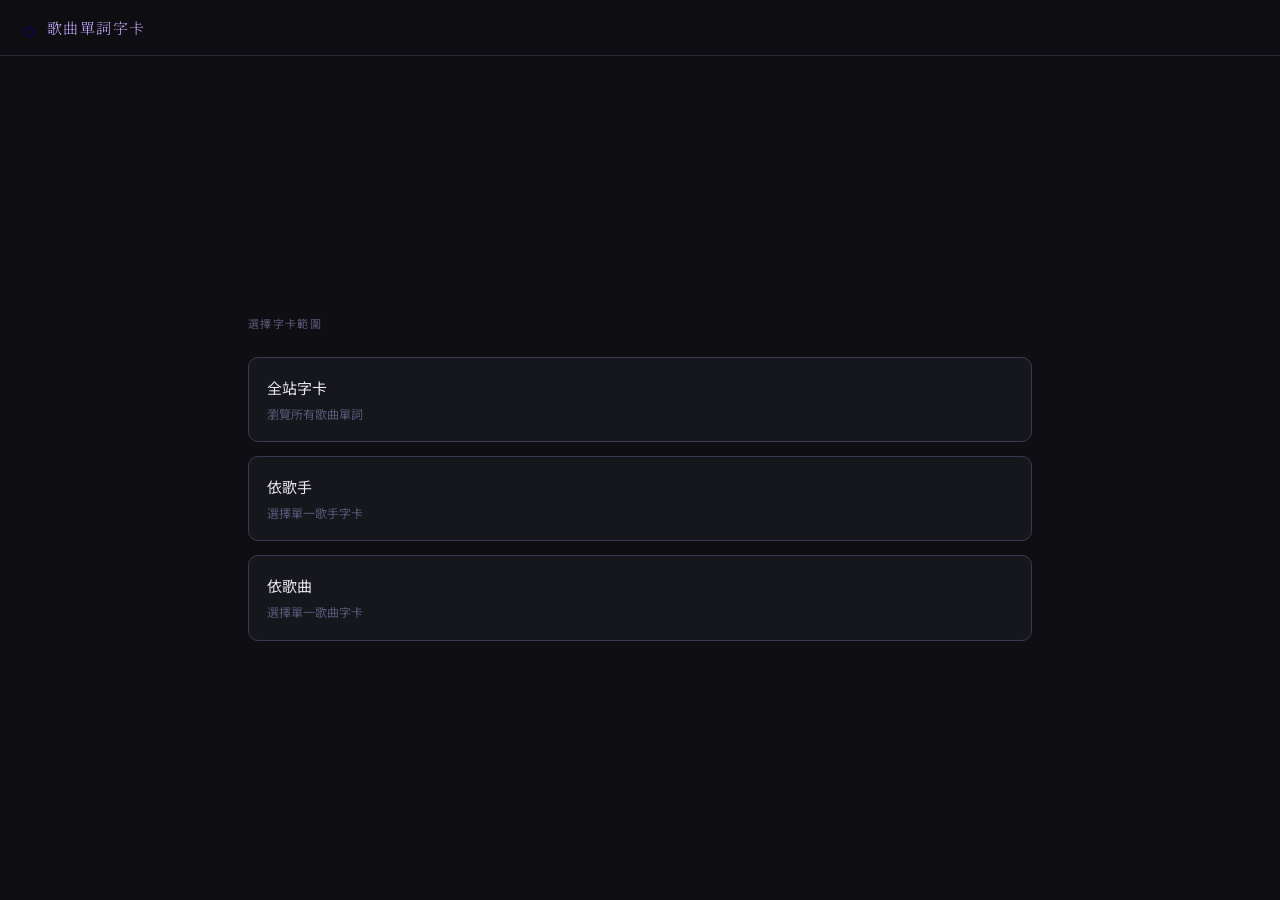
<file: cards/index.html>
<!DOCTYPE html>
<html lang="zh-TW">
<head>
<meta charset="UTF-8">
<meta name="viewport" content="width=device-width,initial-scale=1">

<title>歌曲單詞字卡 | Lyrmeng</title>

<link rel="stylesheet" href="../shared.css">

<style>

.page{
  min-height:100vh;
  display:flex;
  flex-direction:column;
}

.wrap{
  width:100%;
  max-width:820px;
  margin:auto;
  padding:32px 18px;
}

.selector{
  display:flex;
  flex-direction:column;
  gap:14px;
}

.select-card{
  background:var(--bg2);
  border:1px solid var(--border2);
  border-radius:var(--radius);
  padding:18px;
  cursor:pointer;
  transition:var(--transition);
}

.select-card:hover{
  border-color:var(--accent);
  background:var(--bg3);
}

.select-title{
  font-size:15px;
  color:var(--text);
  margin-bottom:4px;
}

.select-desc{
  font-size:12px;
  color:var(--text3);
}

.hidden{
  display:none!important;
}

.player{
  display:flex;
  flex-direction:column;
  align-items:center;
  gap:22px;
}

.card-area{
  perspective:1400px;
  width:100%;
  max-width:560px;
}

.flashcard{
  position:relative;
  width:100%;
  min-height:360px;
  transform-style:preserve-3d;
  transition:.45s;
  cursor:pointer;
}

.flashcard.flipped{
  transform:rotateY(180deg);
}

.card-face{
  position:absolute;
  inset:0;
  backface-visibility:hidden;

  background:linear-gradient(
    180deg,
    var(--bg2),
    var(--bg3)
  );

  border:1px solid var(--border2);
  border-radius:18px;

  display:flex;
  flex-direction:column;
  justify-content:center;
  align-items:center;

  padding:32px;
}

.card-back{
  transform:rotateY(180deg);
}

.word{
  font-size:38px;
  font-family:var(--font-jp);
  color:var(--text);
  margin-bottom:14px;
  text-align:center;
}

.reading{
  font-size:14px;
  color:var(--accent2);
  margin-bottom:4px;
  line-height:1.2;
}



.back-row:last-child{
  margin-top:-4px;
}

.back-word{
  font-size:34px;
  font-family:var(--font-jp);
  color:var(--text);
  margin:0;
  line-height:1.15;
}

.origin{
  margin-top:10px;
  color:var(--text3);
  font-size:15px;
  font-style:italic;
}

.meta{
  margin-top:18px;
  font-size:12px;
  color:var(--text3);
}

.controls{
  display:flex;
  gap:10px;
  flex-wrap:wrap;
  justify-content:center;
}

.progress{
  font-size:13px;
  color:var(--text2);
}

.loading{
  text-align:center;
  color:var(--text3);
  padding:80px 0;
}

.row{
  width:100%;
  display:flex;
  justify-content:space-between;
  align-items:center;
  gap:20px;
}

.left{
  text-align:left;
}

.right{
  text-align:right;
}

.center{
  text-align:center;
  width:100%;
}

.type{
  font-size:18px;
  color:var(--text2);
}

.back-translation{
  font-size:18px;
  color:var(--text2);
}

.back-grid{
  width:100%;
  display:flex;
  flex-direction:column;
  gap:18px;
}

.back-row{
  display:flex;
  justify-content:space-between;
  align-items:center;
  width:100%;
}

@media(max-width:640px){

  .flashcard{
    min-height:300px;
  }

  .word{
    font-size:30px;
  }

  .translation{
    font-size:22px;
  }

}

</style>
</head>

<body>

<div class="page">

<div class="topbar">

  <div class="topbar-left">

    <a
      href="../home.html"
      class="topbar-home"
    >
      ⌂
    </a>

    <div class="topbar-title">
      歌曲單詞字卡
    </div>

  </div>

</div>

<div class="wrap">

<div
id="loading"
class="loading"
>

載入中...

</div>

<div
id="selector"
class="selector hidden"
>

<div class="section-label">
選擇字卡範圍
</div>

<div
class="select-card"
onclick="goMode('all')"
>

<div class="select-title">
全站字卡
</div>

<div class="select-desc">
瀏覽所有歌曲單詞
</div>

</div>

<div
class="select-card"
onclick="pickArtist()"
>

<div class="select-title">
依歌手
</div>

<div class="select-desc">
選擇單一歌手字卡
</div>

</div>

<div
class="select-card"
onclick="pickSong()"
>

<div class="select-title">
依歌曲
</div>

<div class="select-desc">
選擇單一歌曲字卡
</div>

</div>

</div>

<div
id="player"
class="player hidden"
>

<div class="progress">

<span id="progressNow">
1
</span>

/

<span id="progressTotal">
0
</span>

</div>

<div class="card-area">

<div
id="flashcard"
class="flashcard"
onclick="flipCard()"
>

<div class="card-face">

<div
id="word"
class="word"
>
—
</div>

<div
id="meta"
class="meta"
>
—
</div>

</div>

<div
class="card-face card-back"
>

<div
id="translation"
class="translation"
>
—
</div>

<div
id="origin"
class="origin"
>
</div>
  
<div
id="backSource"
class="meta"
>
</div>

</div>

</div>

</div>

<div class="controls">

<button
class="btn-sec"
onclick="prevCard()"
>
← 上一張
</button>

<button
class="btn-primary"
onclick="shuffleCards()"
>
Shuffle
</button>

<button
class="btn-sec"
onclick="nextCard()"
>
下一張 →
</button>

<button
class="btn-sec"
onclick="toggleLoop()"
id="loopBtn"
>
Loop: OFF
</button>

</div>

</div>

</div>

</div>

<script>

let cards=[];

let current=0;

let loop=false;

const params=
new URLSearchParams(
  location.search
);

async function loadJSON(path){

  const r=
  await fetch(path);

  return await r.json();
}

function qs(id){

  return document
  .getElementById(id);
}

function show(id){

  qs(id)
  .classList
  .remove('hidden');
}

function hide(id){

  qs(id)
  .classList
  .add('hidden');
}

function goMode(mode){

  location.href=
  `index.html?mode=${mode}`;
}

function pickArtist(){

  const name=
  prompt(
    '輸入歌手名稱'
  );

  if(!name){

    return;
  }

  location.href=
  `index.html?artist=${encodeURIComponent(name)}`;
}

function pickSong(){

  const name=
  prompt(
    '輸入歌名'
  );

  if(!name){

    return;
  }

  location.href=
  `index.html?title=${encodeURIComponent(name)}`;
}

function renderCard(){

  if(!cards.length){
    return;
  }

  const card=
  cards[current];

  qs('flashcard')
  .classList
  .remove('flipped');

  const sourcePool=
  buildDisplaySource(card);



  const frontSource=

  randomPick(
    sourcePool,
    1
  )[0];



  const backSources=

  randomPick(
    sourcePool,
    3
  );



  // ===== 正面 =====

  qs('word')
  .innerHTML=

`
<div class="row">

<div class="word left">

${card.word||''}

</div>

<div class="type right">

${card.type||''}

</div>

</div>
`;



  qs('meta')
  .innerHTML=

  frontSource

  ?

`

<div class="center">

${frontSource.line||''}

<br><br>

${frontSource.artist}
—
${frontSource.title}

</div>

`

  :

  '';



  // ===== 背面 =====

  qs('translation').innerHTML=
  `
  
  <div class="row">
  
  <div class="reading left">
  
  ${card.reading||''}
  
  </div>
  
  <div class="origin right">
  
  ${card.origin||''}
  
  </div>
  
  </div>
  
  <br>
  
  <div class="row">
  
  <div class="word left">
  
  ${card.word||''}
  
  </div>
  
  <div class="back-translation right">
  
  ${card.translation||'（未填寫翻譯）'}
  
  </div>
  
  </div>
  
  `;



  qs('backSource')
  .innerHTML=

  backSources

  .map(

    s=>

`
${s.artist}
—
${s.title}
—
${s.line||''}
`

  )

  .join('<br><br>');



  qs('progressNow')
  .textContent=
  current+1;

  qs('progressTotal')
  .textContent=
  cards.length;
}
  
function flipCard(){

  qs('flashcard')
  .classList
  .toggle('flipped');
}

function nextCard(){

  if(
    current
    <
    cards.length-1
  ){

    current++;

    renderCard();

    return;
  }

  if(loop){

    current=0;

    renderCard();
  }
}

function prevCard(){

  if(
    current>0
  ){

    current--;

    renderCard();

    return;
  }

  if(loop){

    current=
    cards.length-1;

    renderCard();
  }
}

function shuffleCards(){

  for(

    let i=
    cards.length-1;

    i>0;

    i--

  ){

    const j=
    Math.floor(

      Math.random()
      *
      (i+1)

    );

    [

      cards[i],
      cards[j]

    ]

    =

    [

      cards[j],
      cards[i]

    ];
  }

  current=0;

  renderCard();
}

function toggleLoop(){

  loop=!loop;

  qs('loopBtn')
  .textContent=

  loop

  ?

  'Loop: ON'

  :

  'Loop: OFF';
}

function filterCards(

  source,
  query

){

  if(

    query.has('mode')

    &&

    query.get('mode')
    ===
    'all'

  ){

    return source;
  }

  if(

    query.has('artist')

  ){

    const artist=
    query.get(
      'artist'
    );

    return source.filter(

      c=>

      (

        c.sources
        ||
        []

      )

      .some(

        s=>

        s.artist
        ===
        artist

      )
    );
  }

  if(

    query.has('song')

  ){

    const song=
    query.get(
      'song'
    );

    return source.filter(

      c=>

      (

        c.sources
        ||
        []

      )

      .some(

        s=>

        s.song
        ===
        song

      )
    );
  }

  return [];
}

let touchStartX=0;

document
.addEventListener(

  'touchstart',

  e=>{

    touchStartX=

    e.touches[0]
    .clientX;
  }
);

document
.addEventListener(

  'touchend',

  e=>{

    const diff=

    e.changedTouches[0]
    .clientX

    -

    touchStartX;

    if(
      Math.abs(diff)
      <60
    ){

      return;
    }

    if(
      diff<0
    ){

      nextCard();
    }

    else{

      prevCard();
    }
  }
);

document
.addEventListener(

  'keydown',

  e=>{

    if(
      e.key
      ===
      'ArrowRight'
    ){

      nextCard();
    }

    if(
      e.key
      ===
      'ArrowLeft'
    ){

      prevCard();
    }

    if(
      e.key
      ===
      ' '
    ){

      e.preventDefault();

      flipCard();
    }
  }
);

async function init(){

  try{

    const data=

    await loadJSON(
      'data/cards.json'
    );

    hide('loading');

    if(

      !params.toString()

    ){

      show('selector');

      return;
    }

    cards=
    filterCards(
      data,
      params
    );

    if(

      !cards.length

    ){

      qs('loading')
      .textContent=

      '找不到符合條件的字卡';

      show('loading');

      return;
    }

    show('player');

    renderCard();
  }

  catch(e){

    console.error(e);

    qs('loading')
    .textContent=
    '載入失敗';
  }
}

init();

</script>

<script>
function randomPick(arr,count){

  if(!arr?.length){

    return [];
  }

  const copy=[...arr];

  copy.sort(

    ()=>Math.random()-0.5
  );

  return copy.slice(0,count);
}
</script>

<script>
function buildDisplaySource(card){

  const mode=
  params.get('mode');

  const artist=
  params.get('artist');

  const song=
  params.get('song');

  let list=
  card.sources||[];

  if(song){

    list=
    list.filter(

      s=>

      s.id===song
    );
  }

  else if(artist){

    list=
    list.filter(

      s=>

      s.artist===artist
    );
  }

  return list;
}
</script>

</body>
</html>
</file>
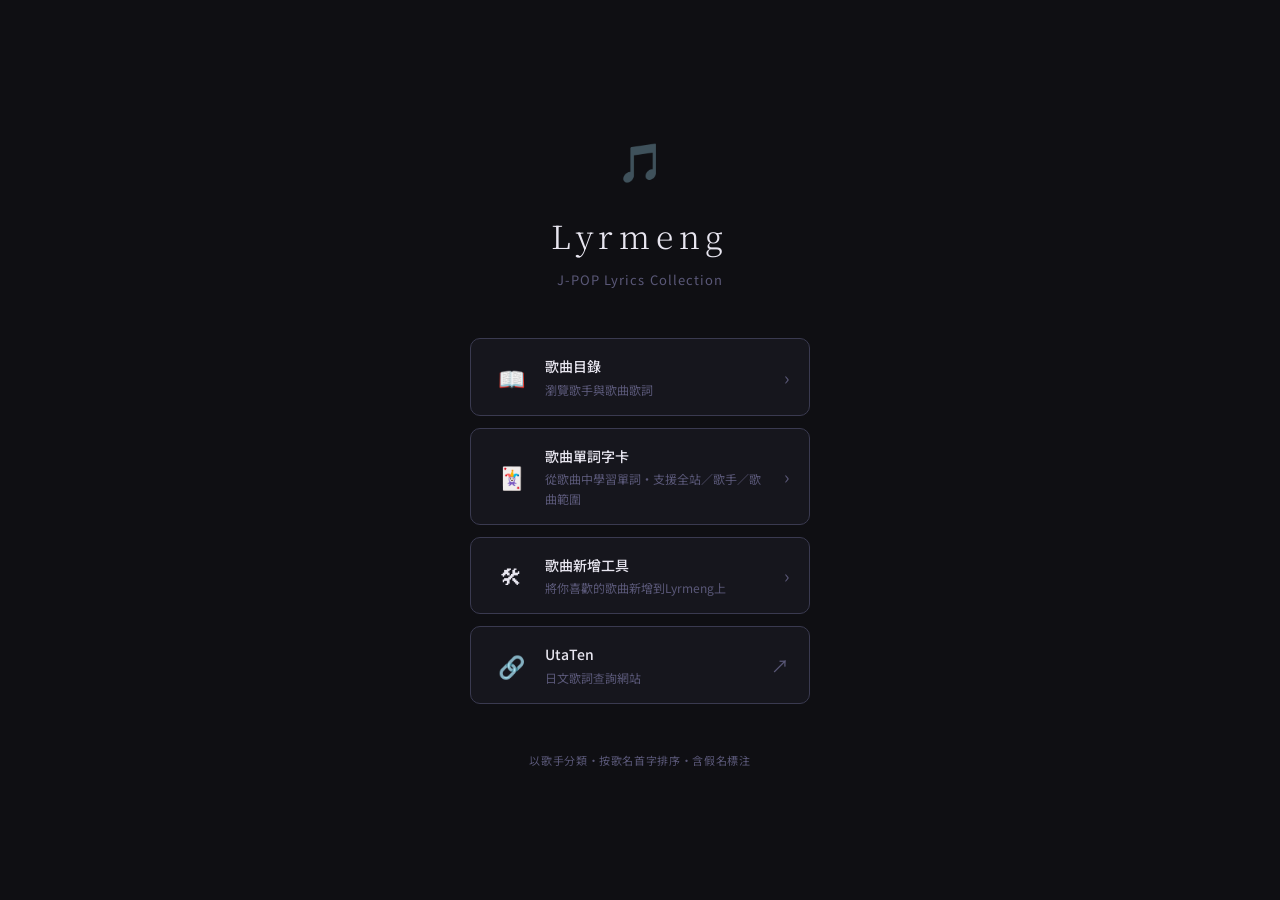
<file: home.html>
<!DOCTYPE html>
<html lang="zh-TW">
<head>
<meta charset="UTF-8">
<meta name="viewport" content="width=device-width, initial-scale=1.0">
<title>Lyrmeng 日文歌曲學習網</title>
<link rel="preconnect" href="https://fonts.googleapis.com">
<link href="https://fonts.googleapis.com/css2?family=Noto+Serif+JP:wght@300;400;500&family=Noto+Sans+JP:wght@300;400;500&display=swap" rel="stylesheet">
<link rel="stylesheet" href="shared.css">
<style>
.home-wrap{
  min-height: 100vh;
  display: flex;
  flex-direction: column;
  align-items: center;
  justify-content: center;
  padding: 2rem 1.5rem;
  text-align: center;
}
.home-deco{
  font-size: 38px;
  margin-bottom: 1.2rem;
  opacity: 0.7;
  animation: floatY 4s ease-in-out infinite;
}
@keyframes floatY{
  0%,100%{ transform: translateY(0); }
  50%{ transform: translateY(-8px); }
}
.home-title{
  font-family: var(--font-jp);
  font-size: clamp(22px, 5vw, 32px);
  font-weight: 300;
  letter-spacing: 0.18em;
  color: var(--text);
  margin-bottom: 0.5rem;
}
.home-sub{
  font-size: 13px;
  color: var(--text3);
  letter-spacing: 0.08em;
  margin-bottom: 3rem;
}
.home-cards{
  display: flex;
  flex-direction: column;
  gap: 12px;
  width: 100%;
  max-width: 340px;
}
.home-card{
  display: flex;
  align-items: center;
  gap: 14px;
  padding: 16px 20px;
  border: 1px solid var(--border2);
  border-radius: var(--radius);
  background: var(--bg2);
  color: var(--text);
  text-decoration: none;
  transition: var(--transition);
  text-align: left;
}
.home-card:hover{
  border-color: var(--accent);
  background: var(--bg3);
  transform: translateX(4px);
}
.home-card-icon{
  font-size: 22px;
  flex-shrink: 0;
  width: 40px;
  text-align: center;
}
.home-card-text{}
.home-card-name{
  font-size: 14px;
  font-weight: 500;
  color: var(--text);
}
.home-card-desc{
  font-size: 12px;
  color: var(--text3);
  margin-top: 2px;
}
.home-card-arrow{
  margin-left: auto;
  color: var(--text3);
  font-size: 18px;
  flex-shrink: 0;
}
.home-footer{
  margin-top: 3rem;
  font-size: 11px;
  color: var(--text3);
  letter-spacing: 0.06em;
}
</style>
</head>
<body>
<div class="home-wrap">
  <div class="home-deco">🎵</div>
  <div class="home-title">Lyrmeng</div>
  <div class="home-sub">J-POP Lyrics Collection</div>

  <div class="home-cards">
    <a class="home-card" href="index.html">
      <div class="home-card-icon">📖</div>
      <div class="home-card-text">
        <div class="home-card-name">歌曲目錄</div>
        <div class="home-card-desc">瀏覽歌手與歌曲歌詞</div>
      </div>
      <div class="home-card-arrow">›</div>
    </a>

    <a class="home-card" href="cards/index.html">
      <div class="home-card-icon">🃏</div>
      <div class="home-card-text">
        <div class="home-card-name">歌曲單詞字卡</div>
        <div class="home-card-desc">從歌曲中學習單詞・支援全站／歌手／歌曲範圍</div>
      </div>
      <div class="home-card-arrow">›</div>
    </a>

    <a class="home-card" href="tools/lyrics_transfer.html">
      <div class="home-card-icon">🛠</div>
      <div class="home-card-text">
        <div class="home-card-name">歌曲新增工具</div>
        <div class="home-card-desc">將你喜歡的歌曲新增到Lyrmeng上</div>
      </div>
      <div class="home-card-arrow">›</div>
    </a>

    <a class="home-card" href="https://utaten.com" target="_blank" rel="noopener">
      <div class="home-card-icon">🔗</div>
      <div class="home-card-text">
        <div class="home-card-name">UtaTen</div>
        <div class="home-card-desc">日文歌詞查詢網站</div>
      </div>
      <div class="home-card-arrow">↗</div>
    </a>
  </div>

  <div class="home-footer">以歌手分類・按歌名首字排序・含假名標注</div>
</div>
</body>
</html>
</file>
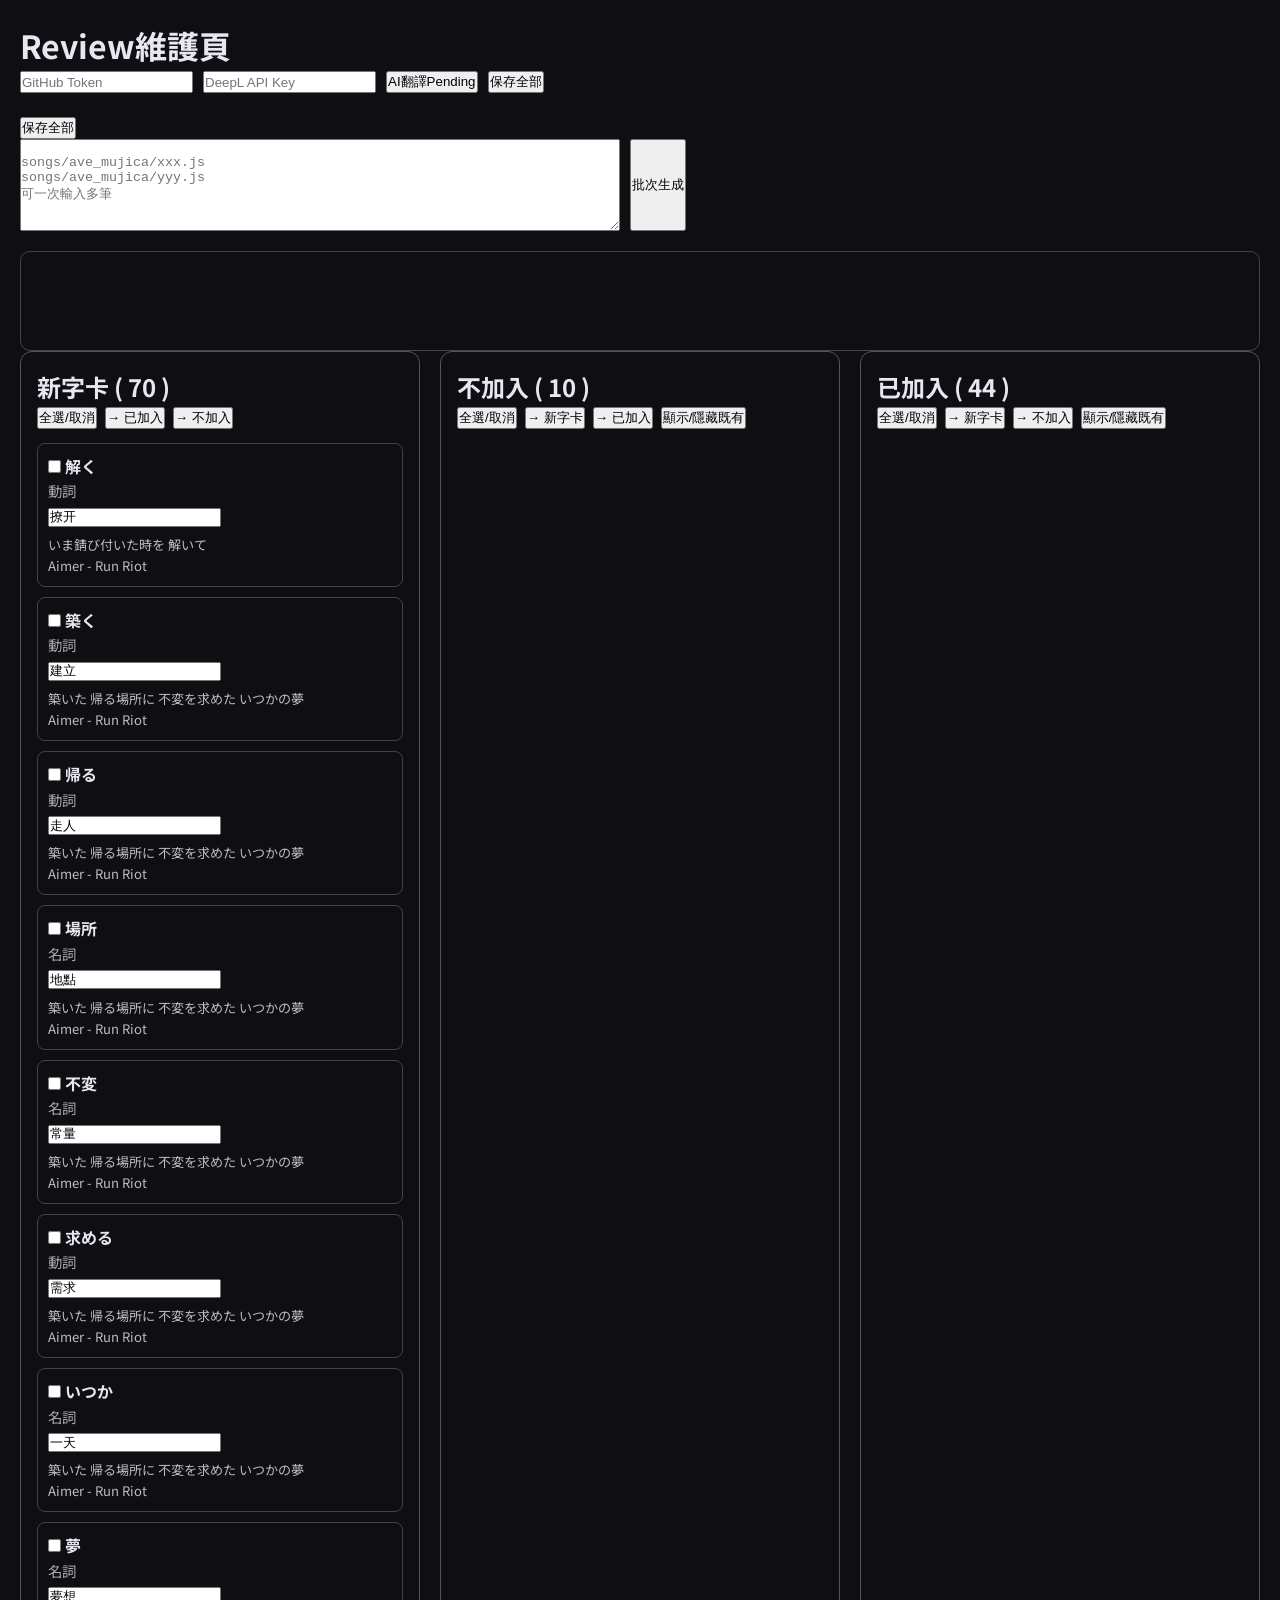
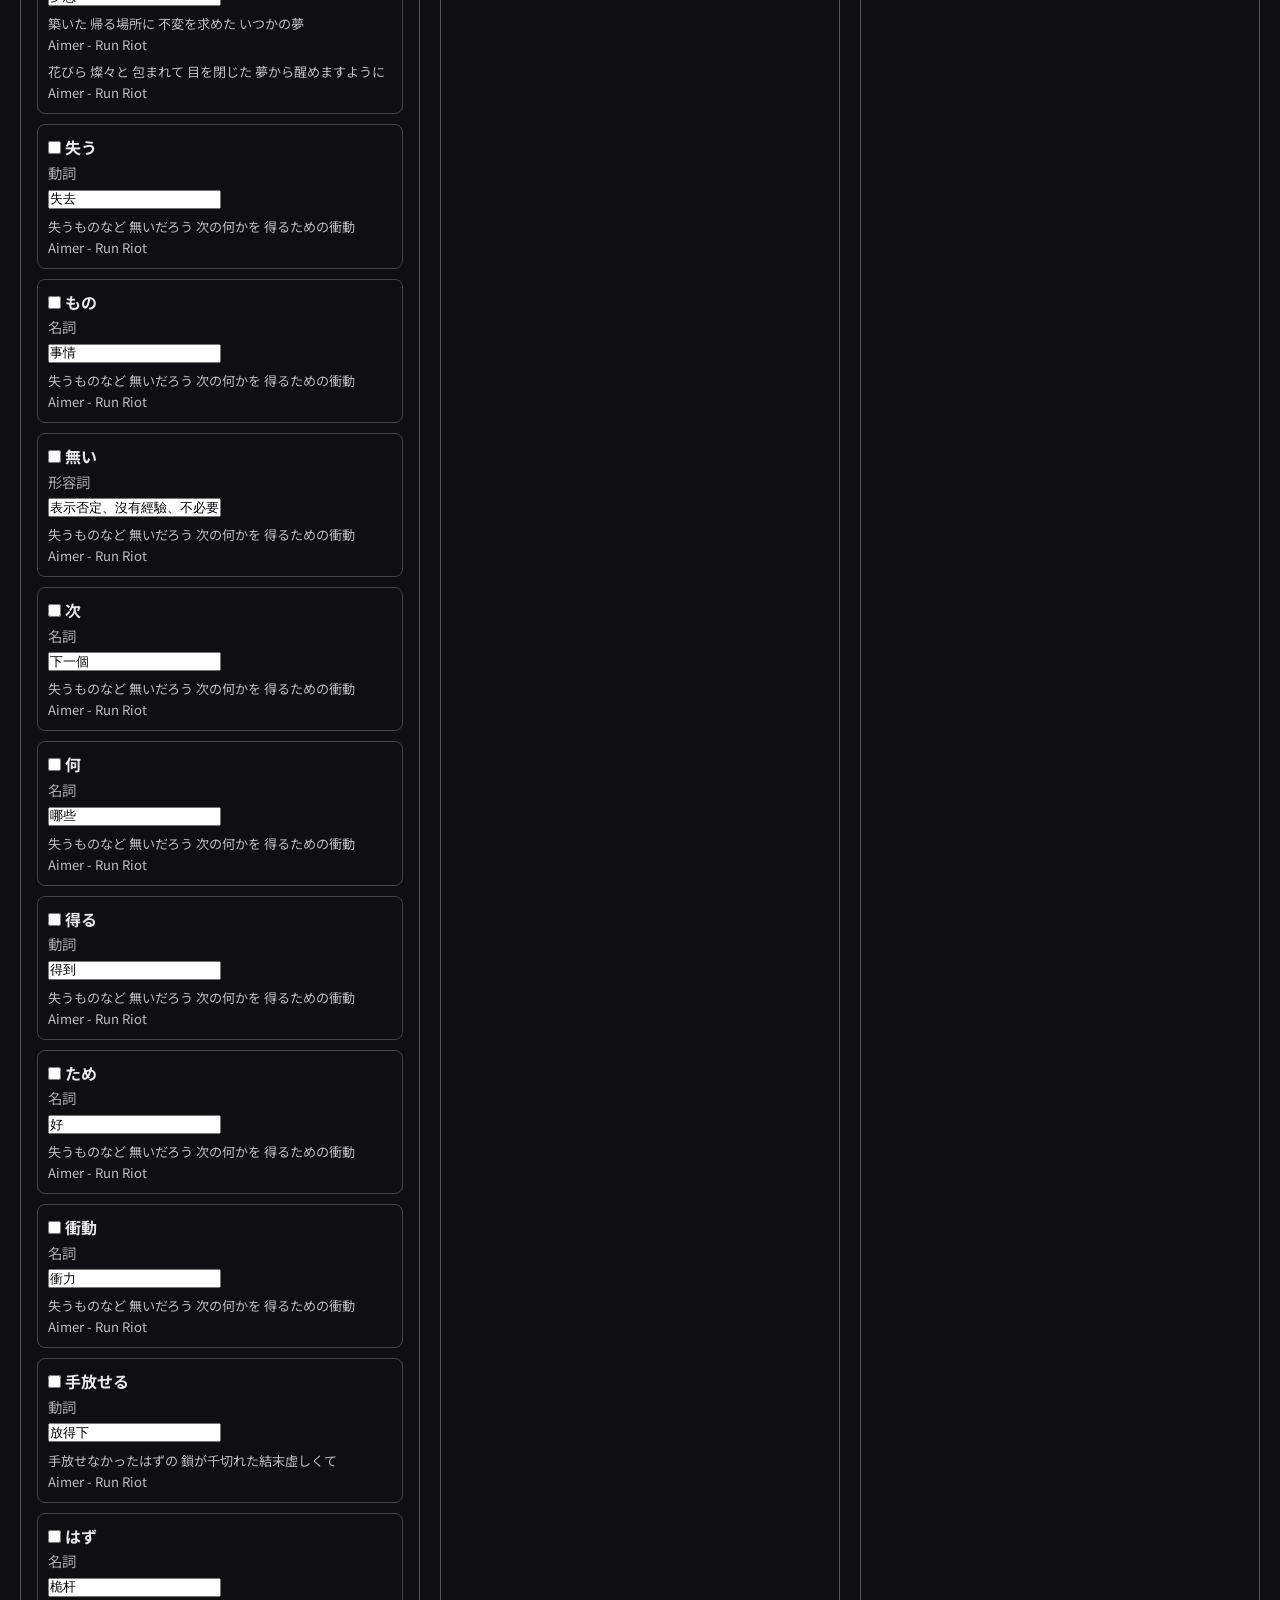
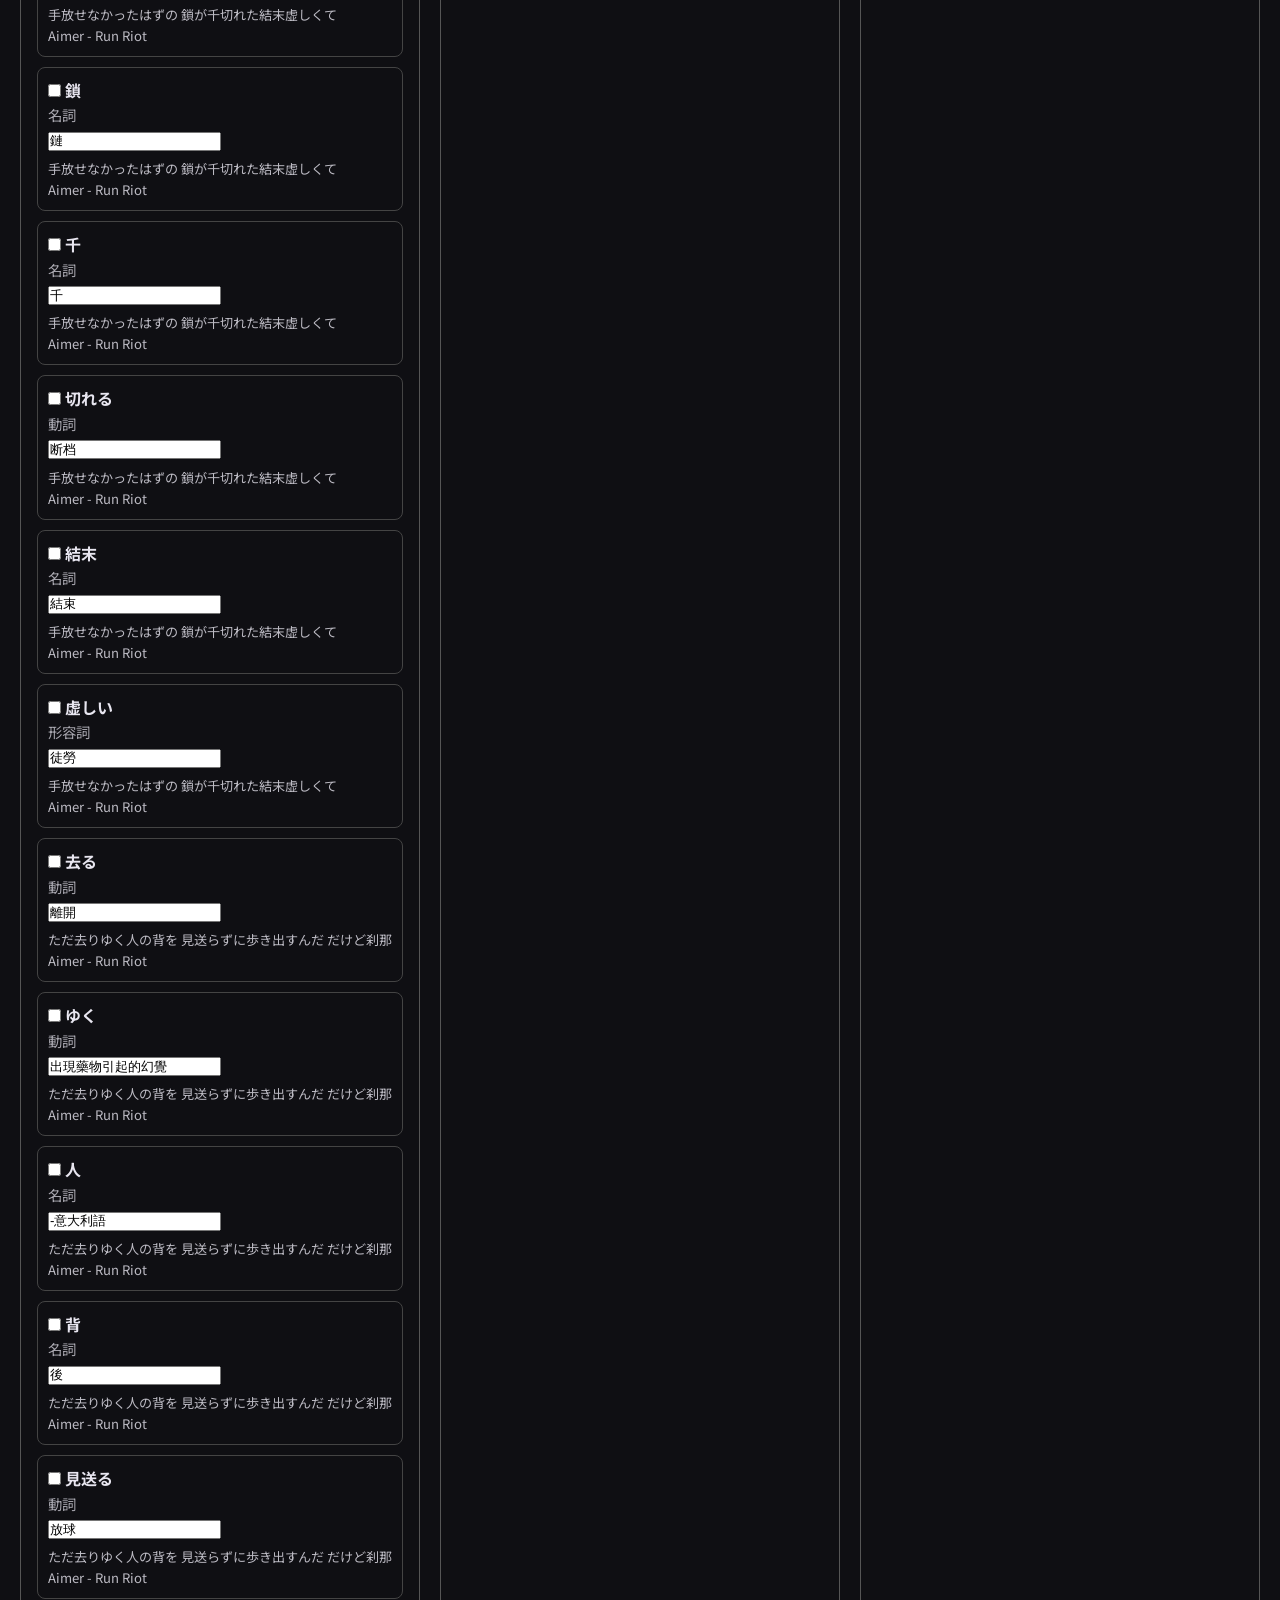
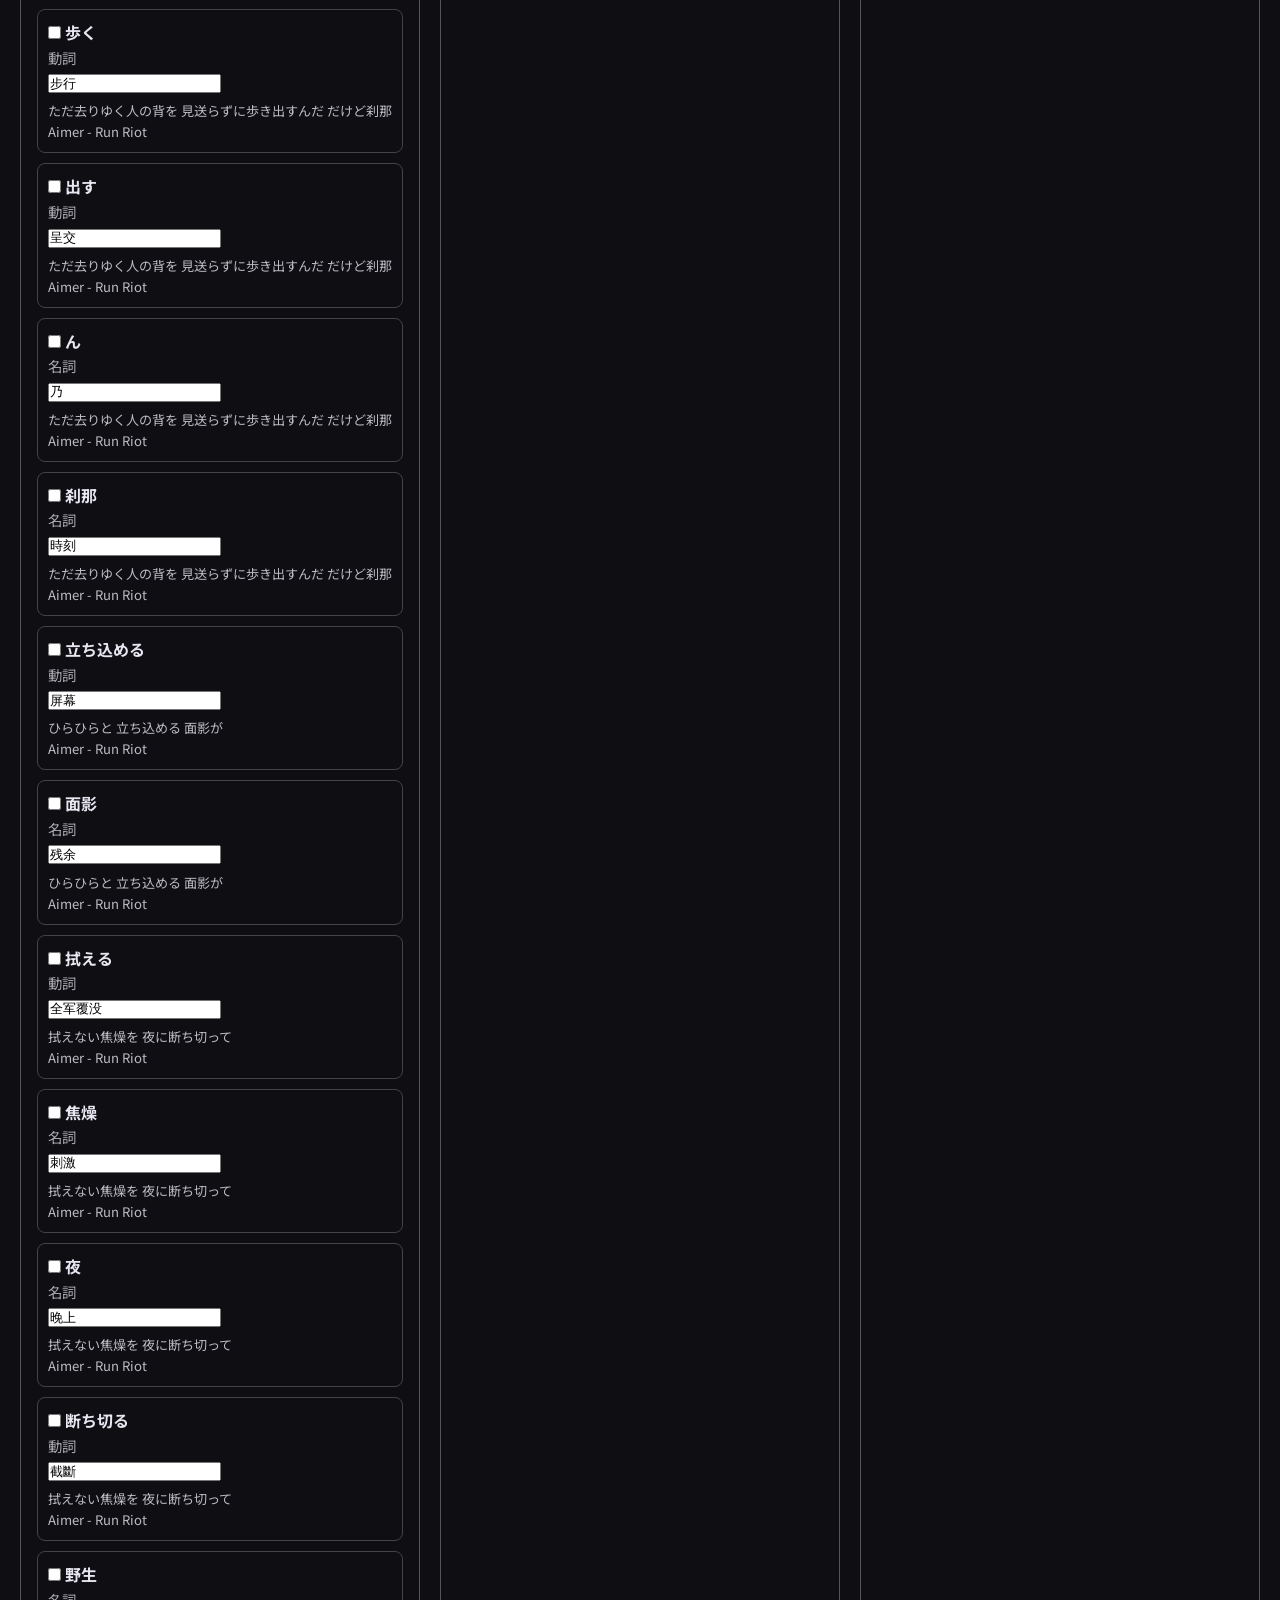
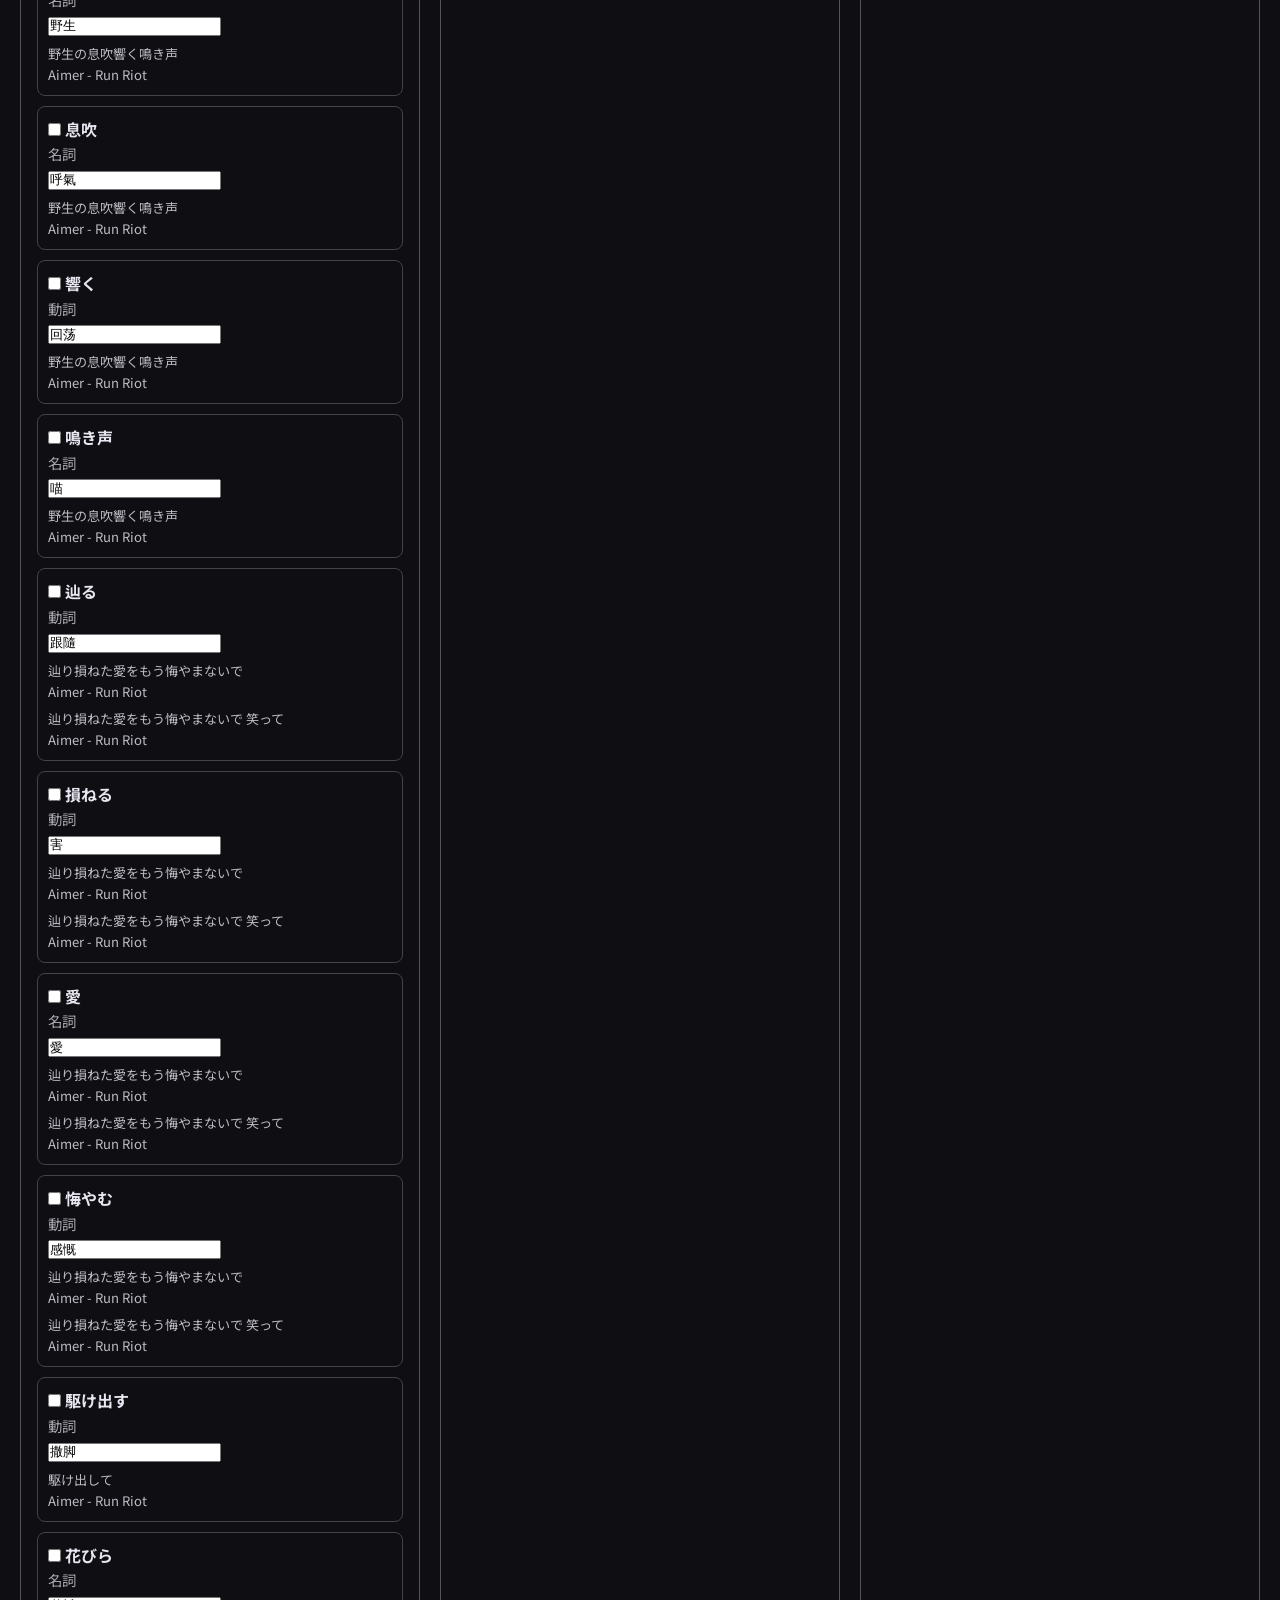
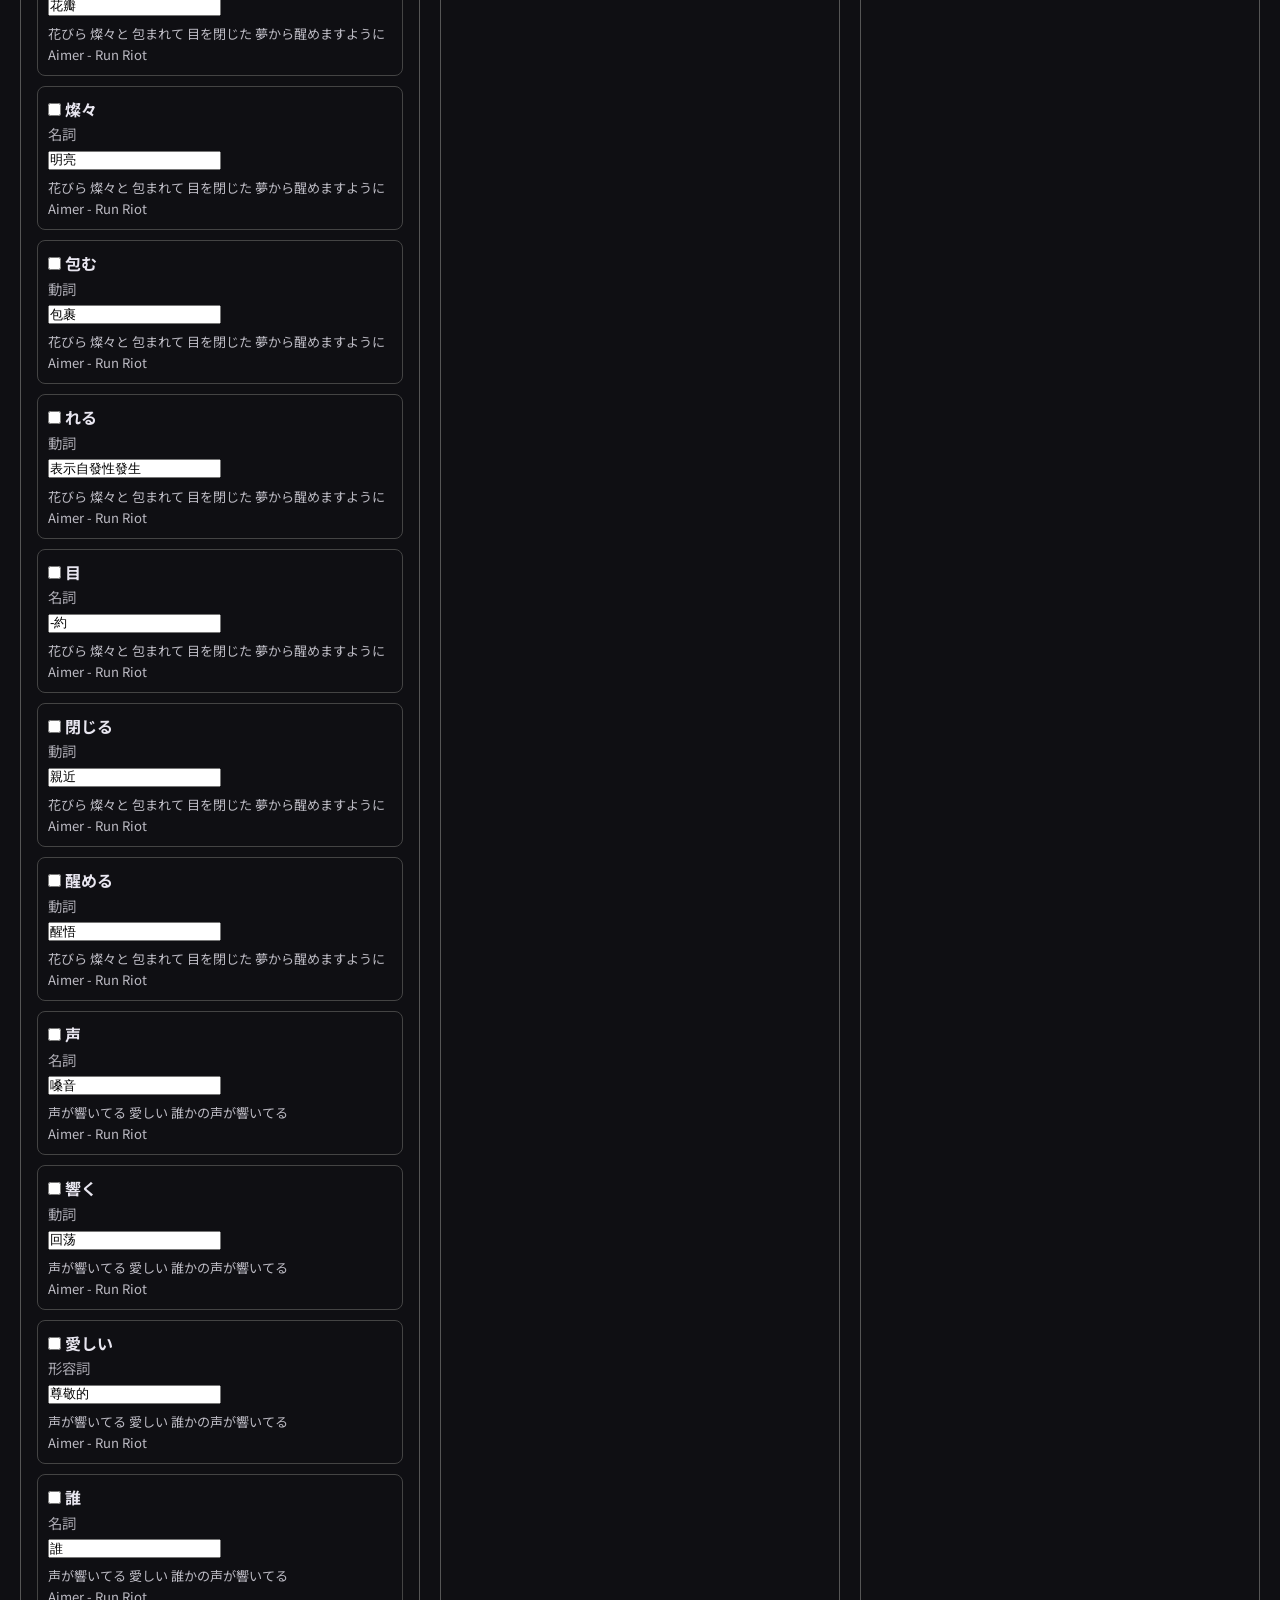
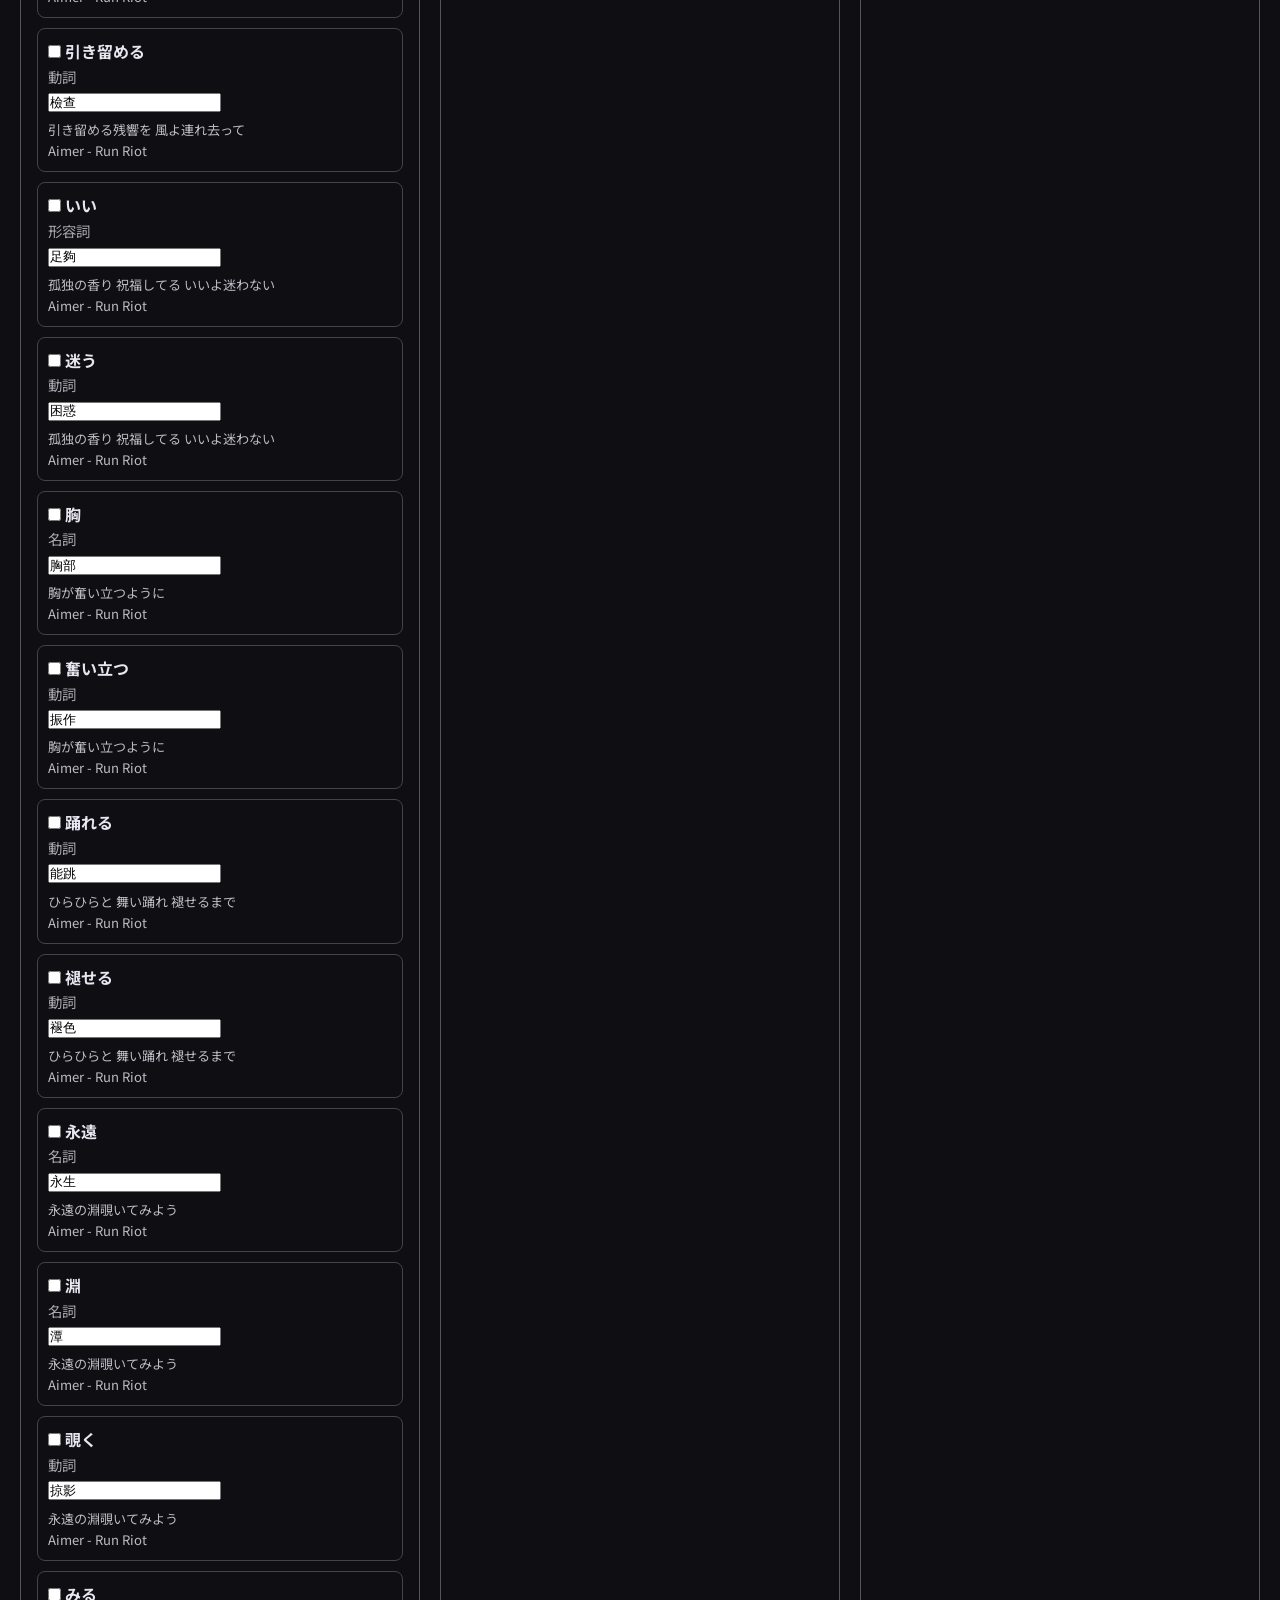
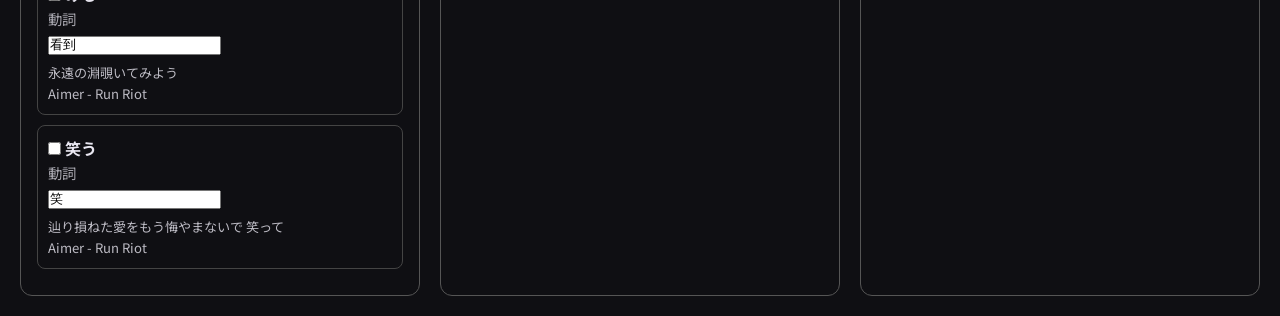
<file: cards/review.html>
<!DOCTYPE html>
<html lang="zh-Hant">

<head>

<meta charset="UTF-8">

<meta
name="viewport"
content="width=device-width,initial-scale=1">

<title>
Review維護頁
</title>

<link
rel="stylesheet"
href="../shared.css">

<style>

body{

padding:20px;
}

.toolbar{

display:flex;
flex-wrap:wrap;
gap:10px;
margin-bottom:20px;
}

.columns{

display:grid;

grid-template-columns:
repeat(
3,
1fr
);

gap:20px;
}

.panel{

border:1px solid #555;

border-radius:12px;

padding:16px;

min-height:700px;
}

.actions{

display:flex;

flex-wrap:wrap;

gap:8px;

margin-bottom:14px;
}

.card{

border:1px solid #444;

border-radius:8px;

padding:10px;

margin-bottom:10px;
}

.meta{

font-size:.9em;
opacity:.7;
}

.source{

font-size:.82em;
opacity:.8;
margin-top:6px;
}

button{

cursor:pointer;
}

#batchLog{

margin-top:16px;

white-space:pre-wrap;

border:1px solid #444;

border-radius:10px;

padding:12px;

min-height:100px;
}

.hiddenExisting{

display:none;
}

@media(
max-width:1200px
){

.columns{

grid-template-columns:
1fr;
}

}

</style>

</head>

<body>

<h1>
Review維護頁
</h1>

<div class="toolbar">

<input
id="githubToken"
type="password"
placeholder="GitHub Token">

<input
id="deeplToken"
type="password"
placeholder="DeepL API Key">

<button
onclick="translatePending()">

AI翻譯Pending

</button>

<button
onclick="saveAll()">

保存全部

</button>

</div>
<button
onclick="saveAll()">

保存全部

</button>

</div>

<div class="toolbar">

<textarea
id="batchFolder"
rows="6"
style="
width:600px;
max-width:100%;
"
placeholder="
songs/ave_mujica/xxx.js
songs/ave_mujica/yyy.js
可一次輸入多筆
"></textarea>

<button
onclick="batchGenerate()">

批次生成

</button>

</div>

<div
id="batchLog">

</div>

<div class="columns">

<section class="panel">

<h2>

新字卡

(
<span
id="pendingCount">

0

</span>
)

</h2>

<div class="actions">

<button
onclick="
toggleSelect(
'pending'
)
">

全選/取消

</button>

<button
onclick="
moveSelected(
'pending',
'cards'
)
">

→ 已加入

</button>

<button
onclick="
moveSelected(
'pending',
'stopwords'
)
">

→ 不加入

</button>

</div>

<div
id="pendingList">

</div>

</section>

<section class="panel">

<h2>

不加入

(
<span
id="stopwordsCount">

0

</span>
)

</h2>

<div class="actions">

<button
onclick="
toggleSelect(
'stopwords'
)
">

全選/取消

</button>

<button
onclick="
moveSelected(
'stopwords',
'pending'
)
">

→ 新字卡

</button>

<button
onclick="
moveSelected(
'stopwords',
'cards'
)
">

→ 已加入

</button>

<button
onclick="
toggleExisting(
'stopwords'
)
">

顯示/隱藏既有

</button>

</div>

<div
id="stopwordsList">

</div>

</section>

<section class="panel">

<h2>

已加入

(
<span
id="cardsCount">

0

</span>
)

</h2>

<div class="actions">

<button
onclick="
toggleSelect(
'cards'
)
">

全選/取消

</button>

<button
onclick="
moveSelected(
'cards',
'pending'
)
">

→ 新字卡

</button>

<button
onclick="
moveSelected(
'cards',
'stopwords'
)
">

→ 不加入

</button>

<button
onclick="
toggleExisting(
'cards'
)
">

顯示/隱藏既有

</button>

</div>

<div
id="cardsList">

</div>

</section>

</div>

<script
src="kuromoji.js">

</script>

<script
src="review.js">

</script>
</body>
</html>
</file>
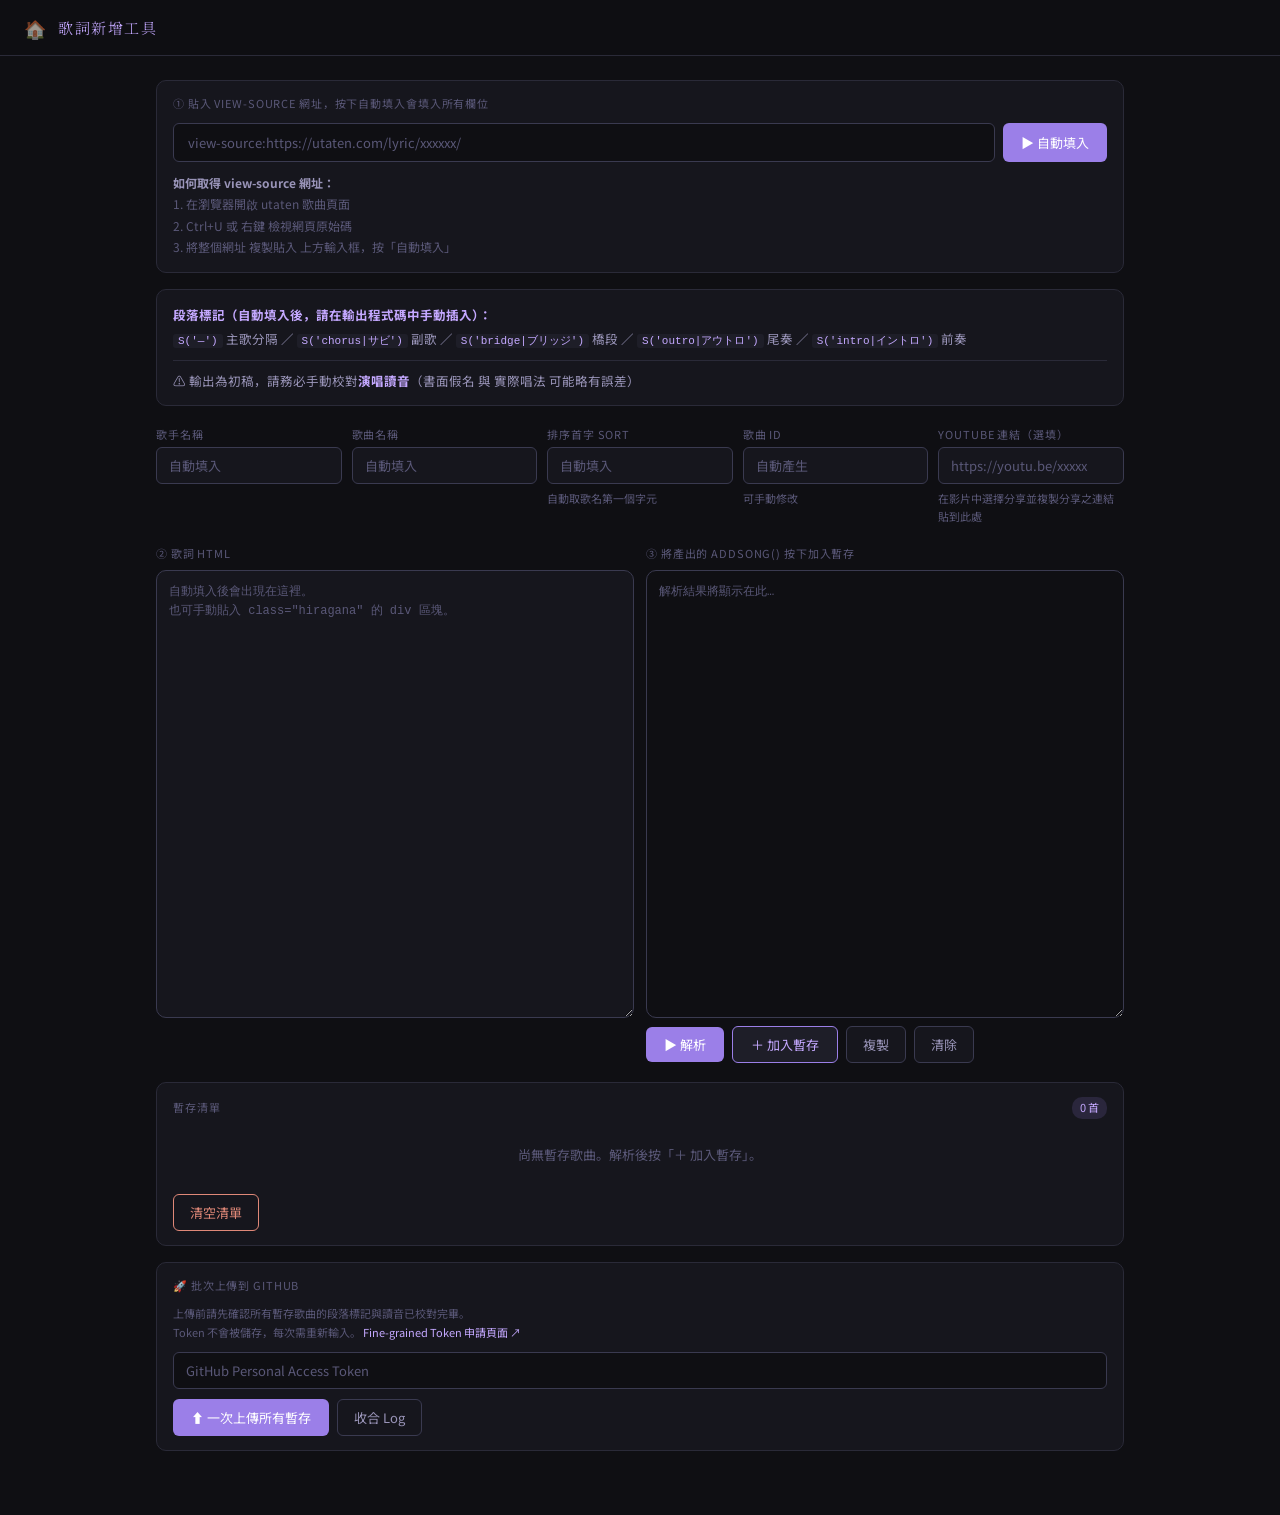
<file: tools/lyrics_transfer.html>
<!DOCTYPE html>
<html lang="zh-TW">
<head>
<meta charset="UTF-8">
<meta name="viewport" content="width=device-width, initial-scale=1.0">
<title>Lyrmeng 歌曲新增工具</title>
<link rel="stylesheet" href="../shared.css">
<style>
.app{ max-width: 1000px; margin: 0 auto; padding: 1.5rem 1rem 4rem; }

/* ── 網址輸入區 ── */
.url-section{
  background: var(--bg2);
  border: 1px solid var(--border);
  border-radius: var(--radius);
  padding: 14px 16px;
  margin-bottom: 1rem;
}
.url-row{
  display: flex;
  gap: 8px;
  align-items: stretch;
  flex-wrap: wrap;
}
.url-row input{
  flex: 1;
  min-width: 200px;
  padding: 9px 14px;
  border: 1px solid var(--border2);
  border-radius: var(--radius-sm);
  font-size: 13px;
  font-family: var(--font-ui);
  background: var(--bg);
  color: var(--text);
  outline: none;
  transition: var(--transition);
}
.url-row input:focus{ border-color: var(--accent); }
.url-row input::placeholder{ color: var(--text3); }
.url-hint{
  font-size: 12px;
  color: var(--text3);
  margin-top: 10px;
  line-height: 1.8;
}
.url-hint strong{ color: var(--text2); }
.url-hint code{
  background: var(--bg3);
  border-radius: 3px;
  padding: 1px 5px;
  font-family: monospace;
  font-size: 11px;
  color: var(--accent2);
  user-select: all;
}

/* ── 說明 ── */
.steps{
  background: var(--bg2);
  border: 1px solid var(--border);
  border-radius: var(--radius);
  padding: 13px 16px;
  margin-bottom: 1.2rem;
  font-size: 12.5px;
  color: var(--text2);
  line-height: 1.9;
}
.steps strong{ color: var(--accent2); }
.steps code{
  background: var(--bg3);
  border-radius: 3px;
  padding: 1px 5px;
  font-family: monospace;
  font-size: 11px;
  color: var(--accent2);
}
.steps hr{ border: none; border-top: 1px solid var(--border); margin: 8px 0; }

/* ── meta 輸入 ── */
.meta{
  display: flex;
  gap: 10px;
  flex-wrap: wrap;
  margin-bottom: 1.2rem;
}
.meta-item{
  display: flex;
  flex-direction: column;
  gap: 4px;
  flex: 1;
  min-width: 150px;
}
.meta-item label{
  font-size: 11px;
  letter-spacing: 0.08em;
  color: var(--text3);
  text-transform: uppercase;
}
.meta-item input{
  padding: 8px 12px;
  border: 1px solid var(--border2);
  border-radius: var(--radius-sm);
  font-size: 13px;
  font-family: var(--font-ui);
  background: var(--bg2);
  color: var(--text);
  transition: var(--transition);
  outline: none;
}
.meta-item input:focus{ border-color: var(--accent); }
.meta-item input::placeholder{ color: var(--text3); }
.field-note{
  font-size: 11px;
  color: var(--text3);
  margin-top: 2px;
}

/* ── 雙欄 ── */
.panels{
  display: flex;
  gap: 12px;
  flex-wrap: wrap;
}
.panel{
  flex: 1;
  min-width: 280px;
  display: flex;
  flex-direction: column;
  gap: 8px;
}
.panel-label{
  font-size: 11px;
  letter-spacing: 0.08em;
  color: var(--text3);
  text-transform: uppercase;
}
textarea{
  width: 100%;
  padding: 12px;
  border: 1px solid var(--border2);
  border-radius: var(--radius);
  font-size: 12px;
  font-family: monospace;
  line-height: 1.6;
  resize: vertical;
  background: var(--bg2);
  color: var(--text);
  outline: none;
  transition: var(--transition);
}
textarea:focus{ border-color: var(--accent); }
textarea.out{ background: var(--bg); color: var(--text2); }
textarea::placeholder{ color: var(--text3); }

.btns{ display: flex; gap: 8px; flex-wrap: wrap; align-items: center; }

.notice{
  font-size: 12.5px;
  line-height: 1.8;
  padding: 10px 14px;
  border-radius: var(--radius-sm);
  margin-top: 12px;
  display: none;
}
.notice.ok{
  background: rgba(100,180,120,0.08);
  border: 1px solid rgba(100,180,120,0.25);
  color: #7dc49a;
}
.notice.warn{
  background: rgba(220,100,80,0.08);
  border: 1px solid rgba(220,100,80,0.25);
  color: #e08878;
}

@media(max-width:600px){
  .app{ padding: 1rem 0.75rem 3rem; }
  .panels{ flex-direction: column; }
  .url-row{ flex-direction: column; }
}

/* ── 暫存清單區 ── */
.queue-section{
  background: var(--bg2);
  border: 1px solid var(--border);
  border-radius: var(--radius);
  padding: 14px 16px;
  margin-top: 1.2rem;
}
.queue-header{
  display: flex;
  align-items: center;
  justify-content: space-between;
  margin-bottom: 10px;
  flex-wrap: wrap;
  gap: 8px;
}
.queue-title{
  font-size: 11px;
  letter-spacing: 0.08em;
  color: var(--text3);
  text-transform: uppercase;
}
.queue-count{
  font-size: 11px;
  color: var(--accent2);
  background: rgba(155,127,232,0.15);
  border-radius: 10px;
  padding: 2px 8px;
}
.queue-list{
  display: flex;
  flex-direction: column;
  gap: 6px;
  margin-bottom: 12px;
  max-height: 220px;
  overflow-y: auto;
}
.queue-empty{
  font-size: 13px;
  color: var(--text3);
  text-align: center;
  padding: 1rem 0;
}
.queue-item{
  display: flex;
  align-items: center;
  justify-content: space-between;
  padding: 8px 12px;
  background: var(--bg3);
  border: 1px solid var(--border);
  border-radius: var(--radius-sm);
  gap: 8px;
}
.queue-item-name{
  font-size: 13px;
  color: var(--text);
  flex: 1;
  min-width: 0;
  overflow: hidden;
  text-overflow: ellipsis;
  white-space: nowrap;
}
.queue-item-artist{
  font-size: 11px;
  color: var(--text3);
}
.queue-item-del{
  background: none;
  border: none;
  color: var(--text3);
  cursor: pointer;
  font-size: 16px;
  padding: 0 4px;
  line-height: 1;
  flex-shrink: 0;
  transition: var(--transition);
}
.queue-item-del:hover{ color: #e08878; }

/* ── GitHub 上傳區 ── */
.github-section{
  background: var(--bg2);
  border: 1px solid var(--border);
  border-radius: var(--radius);
  padding: 14px 16px;
  margin-top: 1rem;
}
.github-title{
  font-size: 11px;
  letter-spacing: 0.08em;
  color: var(--text3);
  text-transform: uppercase;
  margin-bottom: 10px;
}
.github-fields{
  display: flex;
  gap: 8px;
  flex-wrap: wrap;
  margin-bottom: 10px;
}
.github-fields input{
  flex: 1;
  min-width: 180px;
  padding: 8px 12px;
  border: 1px solid var(--border2);
  border-radius: var(--radius-sm);
  font-size: 13px;
  font-family: var(--font-ui);
  background: var(--bg);
  color: var(--text);
  outline: none;
  transition: var(--transition);
}
.github-fields input:focus{ border-color: var(--accent); }
.github-fields input::placeholder{ color: var(--text3); }
.github-hint{
  font-size: 11px;
  color: var(--text3);
  line-height: 1.7;
  margin-bottom: 10px;
}
.github-hint a{ color: var(--accent2); text-decoration: none; }
.github-hint a:hover{ text-decoration: underline; }
.github-btns{ display: flex; gap: 8px; flex-wrap: wrap; }
.upload-log{
  margin-top: 10px;
  font-size: 12px;
  color: var(--text2);
  line-height: 1.8;
  max-height: 150px;
  overflow-y: auto;
  font-family: monospace;
  background: var(--bg);
  border: 1px solid var(--border);
  border-radius: var(--radius-sm);
  padding: 8px 10px;
  display: none;
}
.log-ok{ color: #7dc49a; }
.log-warn{ color: #e08878; }
.log-info{ color: var(--text3); }
</style>
</head>
<body>

<div class="topbar">
  <div class="topbar-left">
    <a class="topbar-home" href="../home.html" title="首頁">🏠</a>
    <div class="topbar-title">歌詞新增工具</div>
  </div>
</div>

<div class="app">

  <!-- ① 網址區 -->
  <div class="url-section">
    <div class="panel-label" style="margin-bottom:10px">① 貼入 view-source 網址，按下自動填入會填入所有欄位</div>
    <div class="url-row">
      <input id="vsurl"
        placeholder="view-source:https://utaten.com/lyric/xxxxxx/">
      <button class="btn-primary" onclick="fetchAndFill()">▶ 自動填入</button>
    </div>
    <div class="url-hint">
      <strong>如何取得 view-source 網址：</strong><br>
      1. 在瀏覽器開啟 utaten 歌曲頁面<br>
      2. Ctrl+U 或 右鍵 檢視網頁原始碼<br>
      3. 將整個網址 複製貼入 上方輸入框，按「自動填入」
    </div>
  </div>

  <!-- 說明 -->
  <div class="steps">
    <strong>段落標記（自動填入後，請在輸出程式碼中手動插入）：</strong><br>
    <code>S('—')</code> 主歌分隔 ／
    <code>S('chorus|サビ')</code> 副歌 ／
    <code>S('bridge|ブリッジ')</code> 橋段 ／
    <code>S('outro|アウトロ')</code> 尾奏 ／
    <code>S('intro|イントロ')</code> 前奏
    <hr>
    ⚠️ 輸出為初稿，請務必手動校對<strong>演唱讀音</strong>（書面假名 與 實際唱法 可能略有誤差）
  </div>

  <!-- ② 欄位 -->
  <div class="meta">
    <div class="meta-item">
      <label>歌手名稱</label>
      <input id="artist" placeholder="自動填入" oninput="autoGenId()">
    </div>
    <div class="meta-item">
      <label>歌曲名稱</label>
      <input id="title" placeholder="自動填入" oninput="onTitleInput()">
    </div>
    <div class="meta-item">
      <label>排序首字 sort</label>
      <input id="sort" placeholder="自動填入">
      <div class="field-note">自動取歌名第一個字元</div>
    </div>
    <div class="meta-item">
      <label>歌曲 ID</label>
      <input id="sid" placeholder="自動產生">
      <div class="field-note">可手動修改</div>
    </div>
    <div class="meta-item">
      <label>YouTube 連結（選填）</label>
      <input id="yt" placeholder="https://youtu.be/xxxxx">
      <div class="field-note">在影片中選擇分享並複製分享之連結 貼到此處</div>
    </div>
  </div>

  <!-- ③ 雙欄解析 -->
  <div class="panels">
    <div class="panel">
      <div class="panel-label">② 歌詞 HTML</div>
      <textarea id="inp" rows="22"
        placeholder='自動填入後會出現在這裡。
也可手動貼入 class="hiragana" 的 div 區塊。'></textarea>
    </div>

    <div class="panel">
      <div class="panel-label">③ 將產出的 addSong() 按下加入暫存 </div>
      <textarea id="out" class="out" rows="22" readonly
        placeholder="解析結果將顯示在此…"></textarea>
      <div class="btns">
        <button class="btn-primary" onclick="doparse()">▶ 解析</button>
        <button class="btn-primary" onclick="addToQueue()" style="background:var(--bg3);border:1px solid var(--accent);color:var(--accent2)">＋ 加入暫存</button>
        <button class="btn-sec" onclick="docopy()">複製</button>
        <button class="btn-sec" onclick="doclear()">清除</button>
      </div>
    </div>
  </div>

  <div class="notice" id="notice"></div>

  <!-- ④ 暫存清單 -->
  <div class="queue-section">
    <div class="queue-header">
      <div class="queue-title">暫存清單</div>
      <span class="queue-count" id="queue-count">0 首</span>
    </div>
    <div class="queue-list" id="queue-list">
      <div class="queue-empty">尚無暫存歌曲。解析後按「＋ 加入暫存」。</div>
    </div>
    <div class="btns">
      <button class="btn-sec" onclick="clearQueue()" style="color:#e08878;border-color:#e08878">清空清單</button>
    </div>
  </div>

 <!-- ⑤ GitHub 批次上傳 -->
<div class="github-section">
  <div class="github-title">🚀 批次上傳到 GitHub</div>

  <div class="github-hint">
    上傳前請先確認所有暫存歌曲的段落標記與讀音已校對完畢。<br>
    Token 不會被儲存，每次需重新輸入。
    <a href="https://github.com/settings/tokens?type=beta" target="_blank">
      Fine-grained Token 申請頁面 ↗
    </a>
  </div>

  <div class="github-fields">
    <input
      id="gh-token"
      type="password"
      placeholder="GitHub Personal Access Token">
  </div>

  <div class="github-btns">
    <button class="btn-primary" onclick="uploadToGitHub()">
      ⬆ 一次上傳所有暫存
    </button>

    <button class="btn-sec"
      onclick="document.getElementById('upload-log').style.display='none'">
      收合 Log
    </button>
  </div>

  <div class="upload-log" id="upload-log"></div>
</div>

<script>
// ═══════════════════════════════════
// ① 自動抓取並填入
// ═══════════════════════════════════
async function fetchAndFill(){
  let input = document.getElementById('vsurl').value.trim();
  if(!input){ showNotice('warn','請先貼入 view-source: 網址'); return; }

  // 去掉 view-source: 前綴，取得實際網址
  const actualUrl = input.replace(/^view-source:/i, '').trim();
  if(!actualUrl.startsWith('http')){
    showNotice('warn','請確認網址格式，例如：view-source:https://utaten.com/lyric/xxxxxx/');
    return;
  }
  if(!actualUrl.includes('utaten.com')){
    showNotice('warn','目前只支援 utaten.com 的網址');
    return;
  }

  showNotice('ok','抓取中，請稍候…');

  // 使用 CORS proxy 抓取頁面原始碼
  const proxies = [
    `https://api.allorigins.win/get?url=${encodeURIComponent(actualUrl)}`,
    `https://corsproxy.io/?${encodeURIComponent(actualUrl)}`,
    `https://api.codetabs.com/v1/proxy?quest=${encodeURIComponent(actualUrl)}`,
  ];

  let rawHTML = '';
  let proxyUsed = '';
  for(const proxy of proxies){
    try{
      const res = await fetch(proxy, { signal: AbortSignal.timeout(10000) });
      if(!res.ok) continue;
      const ct = res.headers.get('content-type') || '';
      if(ct.includes('json')){
        const j = await res.json();
        rawHTML = j.contents || '';
      } else {
        rawHTML = await res.text();
      }
      if(rawHTML.length > 500){ proxyUsed = proxy; break; }
    } catch(e){ continue; }
  }

  if(!rawHTML || rawHTML.length < 500){
    showNotice('warn',
      '無法自動抓取頁面（三個 proxy 均失敗）。<br>' +
      '請改用手動方式：在瀏覽器開啟 view-source: 網址，' +
      '找到 class="hiragana" 的 div，複製後貼入左欄，再按「解析」。'
    );
    return;
  }

  // ── 優先解析 JSON‑LD schema（UtaTen MusicComposition）──
  let songTitle = '';
  let artistName = '';

  const ldMatches = [...rawHTML.matchAll(/<script[^>]*type=["']application\/ld\+json["'][^>]*>([\s\S]*?)<\/script>/gi)];

  for(const m of ldMatches){
    try{
      const txt = m[1]
        .replace(/&quot;/g,'"')
        .replace(/&amp;/g,'&');

      const data = JSON.parse(txt);

      if(!songTitle && data?.name){
        songTitle = data.name.trim();
      }

      const schemaArtist =
        data?.recordedAs?.byArtist?.name ||
        data?.recordedAs?.[0]?.byArtist?.name;

      if(!artistName && schemaArtist){
        artistName = schemaArtist.trim();
      }

      if(songTitle && artistName) break;
    }catch(e){}
  }

  // ── 備援：從 <title> 解析 ──
  if(!songTitle || !artistName){
  const titleM = rawHTML.match(/<title[^>]*>([\s\S]*?)<\/title>/i);
  if(titleM){
    let t = titleM[1]
      .replace(/&amp;/g,'&').replace(/&lt;/g,'<')
      .replace(/&gt;/g,'>').replace(/&quot;/g,'"').trim();
    // utaten title 格式：「歌名/アーティスト名の歌詞|歌詞検索UtaTen」
    const slashIdx = t.indexOf('/');
    if(slashIdx > 0){
      songTitle  = t.slice(0, slashIdx).trim();
      const rest = t.slice(slashIdx + 1);
      artistName = rest.replace(/の歌詞.*/,'').replace(/\|.*/,'').replace(/-\s*UtaTen.*/i,'').trim();
    } else {
      // 備用：去掉後綴
      songTitle = t.replace(/の歌詞.*/,'').replace(/\|.*/,'').trim();
    }
  }
  }

  // ── 找出 hiragana div 的原始 HTML ──
  // 用正則從原始碼中截取 class="hiragana" 的 div
  const hiraMatch = rawHTML.match(/<div[^>]*class=["'][^"']*hiragana[^"']*["'][^>]*>([\s\S]*?)<\/div>\s*<div[^>]*class=["'][^"']*romaji/i);
  let hiraHTML = '';
  if(hiraMatch){
    hiraHTML = '<div class="hiragana">' + hiraMatch[1] + '</div>';
  } else {
    // 備用：找第一個包含 hiragana class 的 div
    const idx = rawHTML.indexOf('class="hiragana"');
    if(idx >= 0){
      const start = rawHTML.lastIndexOf('<div', idx);
      // 簡單找對應的 </div>（計數法）
      let depth = 0, pos = start, end = -1;
      while(pos < rawHTML.length){
        if(rawHTML[pos] === '<'){
          if(rawHTML.slice(pos,pos+5).toLowerCase() === '<div ') depth++;
          else if(rawHTML.slice(pos,pos+6).toLowerCase() === '</div>'){
            depth--;
            if(depth === 0){ end = pos + 6; break; }
          }
        }
        pos++;
      }
      if(end > start) hiraHTML = rawHTML.slice(start, end);
    }
  }

  // ── 填入各欄位 ──
  if(songTitle){
    document.getElementById('title').value = songTitle;
    document.getElementById('sort').value  = songTitle.charAt(0);
  }
  if(artistName) document.getElementById('artist').value = artistName;
  if(hiraHTML)   document.getElementById('inp').value    = hiraHTML;

  autoGenId();

  if(!songTitle && !artistName && !hiraHTML){
    showNotice('warn','抓取成功，但無法解析歌手/歌名或歌詞。請手動填寫。');
    return;
  }

  let msg = '✅ 自動填入完成！';
  if(songTitle)  msg += `<br>🎵 歌名：${songTitle}`;
  if(artistName) msg += `<br>🎤 歌手：${artistName}`;
  if(!hiraHTML)  msg += '<br>⚠️ 未找到歌詞 HTML，請手動貼入左欄。';
  msg += '<br><br>請確認內容正確後按「▶ 解析」，並手動加入段落標記。';
  showNotice('ok', msg);
}

// ═══════════════════════════════════
// ② 歌名 / sort / ID 聯動
// ═══════════════════════════════════
function onTitleInput(){
  const t = document.getElementById('title').value;
  if(t.length > 0) document.getElementById('sort').value = t.charAt(0);
  autoGenId();
}

function autoGenId(){

  const artist=
    document
    .getElementById('artist')
    .value
    .trim();

  const title=
    document
    .getElementById('title')
    .value
    .trim();

  if(!artist&&!title){
    return;
  }

  function slugJP(str){

    return str

      .normalize('NFKC')

      .replace(/[　\s]+/g,'-')

      .replace(
        /[^\p{Letter}\p{Number}\-]/gu,
        ''
      )

      .toLowerCase();
  }

  let aSlug=
    slugJP(artist)
    .slice(0,10);

  let tSlug=
    slugJP(title)
    .slice(0,20);

  if(!aSlug){
    aSlug='artist';
  }

  if(!tSlug){
    tSlug='song';
  }

  document
  .getElementById('sid')
  .value=

  `${aSlug}-${tSlug}`;
}

// ═══════════════════════════════════
// ③ YouTube ID 解析
// ═══════════════════════════════════
function extractYtId(input){
  if(!input) return null;
  input = input.trim();
  const srcM = input.match(/src=["']([^"']+)["']/i);
  if(srcM) input = srcM[1];
  const patterns = [
    /youtu\.be\/([A-Za-z0-9_\-]{11})/,
    /youtube\.com\/embed\/([A-Za-z0-9_\-]{11})/,
    /youtube\.com\/watch\?(?:.*&)?v=([A-Za-z0-9_\-]{11})/,
    /youtube\.com\/shorts\/([A-Za-z0-9_\-]{11})/,
    /youtube-nocookie\.com\/embed\/([A-Za-z0-9_\-]{11})/,
  ];
  for(const p of patterns){
    const m = input.match(p);
    if(m) return m[1];
  }
  if(/^[A-Za-z0-9_\-]{11}$/.test(input)) return input;
  return null;
}

// ═══════════════════════════════════
// ④ HTML 解析核心
// ═══════════════════════════════════
function esc(s){
  if(!s) return '';
  // 只跳脫在 template literal 中有特殊意義的字元
  // 反斜線要最先處理，避免雙重跳脫
  return s
    .replace(/\\/g, '\\\\')   // \ → \\
    .replace(/`/g,  '\\`')    // ` → \`
    .replace(/\$/g, '\\$');   // $ → \$ （避免 ${} 被插值）
}

function parseHTML(html){
  const tmp = document.createElement('div');
  tmp.innerHTML = html;
  const root = tmp.querySelector('.hiragana') || tmp;
  const lines = [];
  let cur = [];

  function walk(node){
    if(node.nodeType === 3){
      if(node.textContent) cur.push({type:'plain', text: node.textContent});
    } else if(node.nodeType === 1){
      const tag = node.tagName.toLowerCase();
      if(tag === 'br'){
        lines.push(cur); cur = [];
      } else if(node.classList && node.classList.contains('ruby')){
        const rb = node.querySelector('.rb');
        const rt = node.querySelector('.rt');
        if(rb && rt){
          const base = rb.textContent.trim();
          const furi = rt.textContent.trim();
          if(base && furi) cur.push({type:'ruby', base, furi});
          else if(base)    cur.push({type:'plain', text: rb.textContent});
        }
      } else {
        node.childNodes.forEach(walk);
      }
    }
  }
  root.childNodes.forEach(walk);
  if(cur.length) lines.push(cur);
  return lines;
}

function lineToCode(segs){
  const cleaned = [];
  for(const seg of segs){
    if(seg.type === 'plain'){
      const t = seg.text.replace(/\s+/g,' ');
      if(t.trim()) cleaned.push({type:'plain', text: t});
    } else {
      cleaned.push(seg);
    }
  }
  if(!cleaned.length) return null;
  const parts = cleaned.map(seg =>
    seg.type === 'ruby'
      ? `[\`${esc(seg.base)}\`,\`${esc(seg.furi)}\`]`
      : `\`${esc(seg.text)}\``
  );
  return `    L([${parts.join(',')}]),`;
}

// ═══════════════════════════════════
// ⑤ 主解析
// ═══════════════════════════════════
function doparse(){
  const html   = document.getElementById('inp').value.trim();
  const artist = document.getElementById('artist').value.trim() || 'ARTIST';
  const title  = document.getElementById('title').value.trim()  || 'TITLE';
  const sort   = document.getElementById('sort').value.trim()   || title.charAt(0) || 'X';
  const sid    = document.getElementById('sid').value.trim() || 'song-id';
  const ytRaw  = document.getElementById('yt').value.trim();

  if(!html){ showNotice('warn','請先填入歌詞 HTML（按「自動填入」或手動貼入）'); return; }

  let lines;
  try { lines = parseHTML(html); }
  catch(e){ showNotice('warn','解析失敗：' + e.message); return; }

  const result = [];
  for(const segs of lines){
    const hasContent = segs.some(s => (s.text && s.text.trim()) || s.base);
    if(!hasContent){ result.push(`    S('—'),`); continue; }
    const code = lineToCode(segs);
    if(code) result.push(code);
  }

  if(!result.length){
    showNotice('warn','未解析出歌詞。請確認左欄包含 class="hiragana" 的 div 區塊。');
    return;
  }

  let ytLine = '';
  if(ytRaw){
    let ytValue = ytRaw.trim();
    const srcM = ytValue.match(/src=["']([^"']+)["']/i);
    if(srcM) ytValue = srcM[1];
    if(ytValue){
      ytLine = `\n  yt: \`${esc(ytValue)}\`,`;
    } else {
      showNotice('warn','⚠️ 無法解析 YouTube 連結，yt 欄位略過。');
    }
  }

  // ── 輸出：所有字串值一律用 template literal 包裹 ──
  // 這樣不論歌手名/歌名含有 ' " 等字元都不會斷裂
  const out =
`// ── ${artist} / ${title} ──
addSong(\`${esc(artist)}\`, {
  id: \`${sid}\`, title: \`${esc(title)}\`, sort: \`${esc(sort)}\`,${ytLine}
  lines(){return[
${result.join('\n')}
  ];}
});`;

  document.getElementById('out').value = out;
  showNotice('ok',
    `✅ 解析完成，共 ${result.length} 行。` +
    (ytRaw && extractYtId(ytRaw) ? ' 🎬 YouTube ID 已加入。' : '') +
    `<br>⚠️ 請手動校對演唱讀音，並插入段落標記。`
  );
}

// ═══════════════════════════════════
// ⑥ 工具
// ═══════════════════════════════════
function docopy(){
  const v = document.getElementById('out').value;
  if(!v){ showNotice('warn','尚無輸出，請先按「▶ 解析」'); return; }
  navigator.clipboard.writeText(v).then(()=>{
    showNotice('ok','✅ 已複製到剪貼簿！');
  }).catch(()=>{
    document.getElementById('out').select();
    document.execCommand('copy');
    showNotice('ok','✅ 已複製！');
  });
}

function doclear(){
  ['inp','out','vsurl','artist','title','sort','sid','yt'].forEach(id=>{
    document.getElementById(id).value = '';
  });
  document.getElementById('notice').style.display = 'none';
}

function showNotice(type, msg){
  const el = document.getElementById('notice');
  el.className = 'notice ' + type;
  el.innerHTML = msg;
  el.style.display = 'block';
}

// ═══════════════════════════════════
// ⑦ Queue 系統
// ═══════════════════════════════════

let songQueue = [];

function addToQueue(){

  const code =
    document.getElementById('out').value.trim();

  if(!code){
    showNotice(
      'warn',
      '請先解析歌曲'
    );
    return;
  }

  const artist =
    document.getElementById('artist').value.trim();

  const title =
    document.getElementById('title').value.trim();

  const sid =
    document.getElementById('sid').value.trim();

  songQueue.push({
    artist,
    title,
    sid,
    code
  });
  renderQueue();
  showNotice(
    'ok',
    `已加入暫存：${title}`
  );
}

function renderQueue(){
  const list =
    document.getElementById(
      'queue-list'
    );
  const count =
    document.getElementById(
      'queue-count'
    );
  count.textContent =
    `${songQueue.length} 首`;
  if(!songQueue.length){
    list.innerHTML=
      `<div class="queue-empty">
      尚無暫存歌曲
      </div>`;
    return;
  }

  list.innerHTML =
    songQueue.map((s,i)=>`

<div class="queue-item">

<div>

<div class="queue-item-name">
${s.title}
</div>

<div class="queue-item-artist">
${s.artist}
</div>

</div>

<button
class="queue-item-del"
onclick="removeQueue(${i})">

×

</button>

</div>
`).join('');
}

function removeQueue(i){
  songQueue.splice(i,1);
  renderQueue();
}

function clearQueue(){
  songQueue=[];
  renderQueue();
}


// ═══════════════════════════════════
// ⑧ slugify
// ═══════════════════════════════════

function slugifyArtist(str){

  return str

    .normalize('NFKC')

    .replace(/[　\s]+/g,'')

    .replace(
      /[、。・]/g,
      ''
    )

    .replace(
      /[^\p{Letter}\p{Number}_-]/gu,
      ''
    )

    .toLowerCase()

  ||

  'unknown_artist';
}


// ═══════════════════════════════════
// ⑨ GitHub API helpers
// ═══════════════════════════════════

const GH_OWNER='yyxmeng';

const GH_REPO='Jpop_romji';


async function ghFetch(
  path,
  token,
  opts={}
){

  return fetch(

`https://api.github.com/repos/${GH_OWNER}/${GH_REPO}/contents/${path}`,

{
  ...opts,

  headers:{
    Authorization:
      `Bearer ${token}`,

    Accept:
      'application/vnd.github+json',

    ...(opts.headers||{})
  }
}

);
}

async function getSHA(
  path,
  token
){

  const r=
    await ghFetch(
      path,
      token
    );

  if(r.status===404)
    return null;

  if(!r.ok)
    throw new Error(
      `SHA失敗:${path}`
    );

  const j=
    await r.json();

  return j.sha;
}



// ═══════════════════════════════════
// ⑩ Upload
// ═══════════════════════════════════

async function uploadToGitHub(){
  const token =
    document
      .getElementById('gh-token')
      .value
      .trim();

  if(!token){
    showNotice(
      'warn',
      '請輸入Token'
    );
    return;
  }

  if(!songQueue.length){
    showNotice(
      'warn',
      '暫存清單為空'
    );
    return;
  }

  const log =
    document.getElementById(
      'upload-log'
    );

  log.style.display='block';
  log.innerHTML='';

  function write(msg){
    log.innerHTML += msg+'<br>';
  }

  try{
    // ───── 讀取現有 manifest ─────

    let manifest = [];

    const manifestSHA =
      await getSHA(
        'songs/manifest.json',
        token
      );

    if(manifestSHA){
      const r =
        await ghFetch(
          'songs/manifest.json',
          token
        );

      if(!r.ok){
        throw new Error(
          'manifest 讀取失敗'
        );
      }

      const j =
        await r.json();
      const txt =
        decodeURIComponent(
          escape(
            atob(j.content)
          )
        );

      try{
        const parsed =
          JSON.parse(txt);
        manifest =
          Array.isArray(parsed.files)
          ? parsed.files
          : [];

      }catch(e){

        console.warn(
          'manifest JSON 解析失敗，改用空清單'
        );
        manifest = [];
      }
    }

    // ───── 上傳歌曲 ─────

    for(const song of songQueue){
      const folder =
        slugifyArtist(
          song.artist
        );

      const path =
`songs/${folder}/${song.sid}.js`;

      const sha =
        await getSHA(
          path,
          token
        );

      const uploadRes =
        await ghFetch(
          path,
          token,
          {
            method:'PUT',
            body:JSON.stringify({
              message:
                `add ${song.title}`,

              content:
                btoa(
                  unescape(
                    encodeURIComponent(
                      song.code
                    )
                  )
                ),
              sha
            })
          }
        );

      if(!uploadRes.ok){

        const err =
          await uploadRes.json();

        throw new Error(
          `歌曲上傳失敗: ${song.title}<br>` +
          (err.message||'unknown')
        );
      }

      // 避免重複加入 manifest

      if(
        !manifest.includes(
          path
        )
      ){
        manifest.push(
          path
        );
      }

      write(
        `✅ ${song.title}`
      );
    }

    // ───── 更新 manifest ─────

    const newManifest =
      JSON.stringify(
        {
          files:[
            ...new Set(
              manifest
            )
          ]
        },
        null,
        2
      );

    const manifestRes =
      await ghFetch(
        'songs/manifest.json',
        token,
        {
          method:'PUT',
          body:JSON.stringify({
            message:
              'update manifest',
            content:
              btoa(
                unescape(
                  encodeURIComponent(
                    newManifest
                  )
                )
              ),
            sha:
              manifestSHA
          })
        }
      );

    if(!manifestRes.ok){
      const err =
        await manifestRes.json();

      throw new Error(
        `manifest 更新失敗<br>` +
        (err.message||'unknown')
      );
    }

    write(
      '<span class="log-ok">全部完成</span>'
    );
  }
    
  catch(e){
    console.error(e);
    log.innerHTML +=
`<span class="log-warn">
${e.message}
</span>`;
  }
}
</script>
</body>
</html>
</file>
<file: shared.css>
/* ═══════════════════════════════════════
   shared.css — 所有頁面共用的變數與基礎樣式
   home.html / index.html / tools/lyrics_transfer.html
   ═══════════════════════════════════════ */

@import url('https://fonts.googleapis.com/css2?family=Noto+Serif+JP:wght@300;400;500&family=Noto+Sans+JP:wght@300;400;500&display=swap');

/* ── 全域設計 Token ── */
:root{
  /* 背景層次 */
  --bg:          #0f0f13;
  --bg2:         #16161d;
  --bg3:         #1e1e28;

  /* 框線 */
  --border:      #2a2a38;
  --border2:     #3a3a50;

  /* 文字層次 */
  --text:        #e8e6f0;
  --text2:       #9994b8;
  --text3:       #5a5878;

  /* 主色調 */
  --accent:      #9b7fe8;
  --accent2:     #c4a8ff;

  /* 字型 */
  --font-jp:     'Noto Serif JP', serif;
  --font-ui:     'Noto Sans JP', sans-serif;

  /* 圓角 */
  --radius:      10px;
  --radius-sm:   6px;

  /* 過渡 */
  --transition:  0.18s ease;
}

/* ── Reset ── */
*, *::before, *::after{ box-sizing: border-box; margin: 0; padding: 0; }
html{ scroll-behavior: smooth; }

body{
  font-family: var(--font-ui);
  background: var(--bg);
  color: var(--text);
  min-height: 100vh;
  line-height: 1.6;
  -webkit-font-smoothing: antialiased;
}

/* ── 捲動條 ── */
::-webkit-scrollbar{ width: 5px; }
::-webkit-scrollbar-track{ background: var(--bg); }
::-webkit-scrollbar-thumb{ background: var(--border2); border-radius: 3px; }
::-webkit-scrollbar-thumb:hover{ background: var(--accent); }

/* ── 共用 Toggle 開關 ── */
.toggle-wrap{
  display: flex;
  align-items: center;
  gap: 8px;
  font-size: 12px;
  color: var(--text2);
  flex-shrink: 0;
}
.toggle{
  position: relative;
  width: 40px;
  height: 22px;
  cursor: pointer;
  flex-shrink: 0;
}
.toggle input{ opacity:0; width:0; height:0; position:absolute; }
.slider{
  position: absolute;
  inset: 0;
  background: var(--border2);
  border-radius: 22px;
  transition: var(--transition);
}
.slider:before{
  content: "";
  position: absolute;
  height: 16px; width: 16px;
  left: 3px; bottom: 3px;
  background: var(--text2);
  border-radius: 50%;
  transition: var(--transition);
}
input:checked + .slider{ background: var(--accent); }
input:checked + .slider:before{
  transform: translateX(18px);
  background: #fff;
}

/* ── 共用 Topbar ── */
.topbar{
  position: sticky;
  top: 0;
  z-index: 100;
  background: rgba(15,15,19,0.92);
  backdrop-filter: blur(12px);
  -webkit-backdrop-filter: blur(12px);
  border-bottom: 1px solid var(--border);
  padding: 0 1.5rem;
  height: 56px;
  display: flex;
  align-items: center;
  justify-content: space-between;
  gap: 1rem;
}
.topbar-left{
  display: flex;
  align-items: center;
  gap: 12px;
}
.topbar-home{
  font-size: 18px;
  text-decoration: none;
  opacity: 0.6;
  transition: var(--transition);
  line-height: 1;
}
.topbar-home:hover{ opacity: 1; }
.topbar-title{
  font-family: var(--font-jp);
  font-size: 15px;
  font-weight: 300;
  letter-spacing: 0.1em;
  color: var(--accent2);
  white-space: nowrap;
}

/* ── 共用按鈕 ── */
.btn-primary{
  padding: 8px 18px;
  background: var(--accent);
  color: #fff;
  border: none;
  border-radius: var(--radius-sm);
  font-size: 13px;
  font-family: var(--font-ui);
  cursor: pointer;
  transition: var(--transition);
}
.btn-primary:hover{ background: var(--accent2); color: var(--bg); }

.btn-sec{
  padding: 8px 16px;
  background: var(--bg2);
  color: var(--text2);
  border: 1px solid var(--border2);
  border-radius: var(--radius-sm);
  font-size: 13px;
  font-family: var(--font-ui);
  cursor: pointer;
  transition: var(--transition);
}
.btn-sec:hover{ border-color: var(--accent); color: var(--accent2); }

/* ── 共用 Label ── */
.section-label{
  font-size: 11px;
  letter-spacing: 0.12em;
  color: var(--text3);
  text-transform: uppercase;
  margin-bottom: 10px;
}

/* ── 手機響應 ── */
@media(max-width: 600px){
  .topbar{ padding: 0 1rem; }
}
</file>
